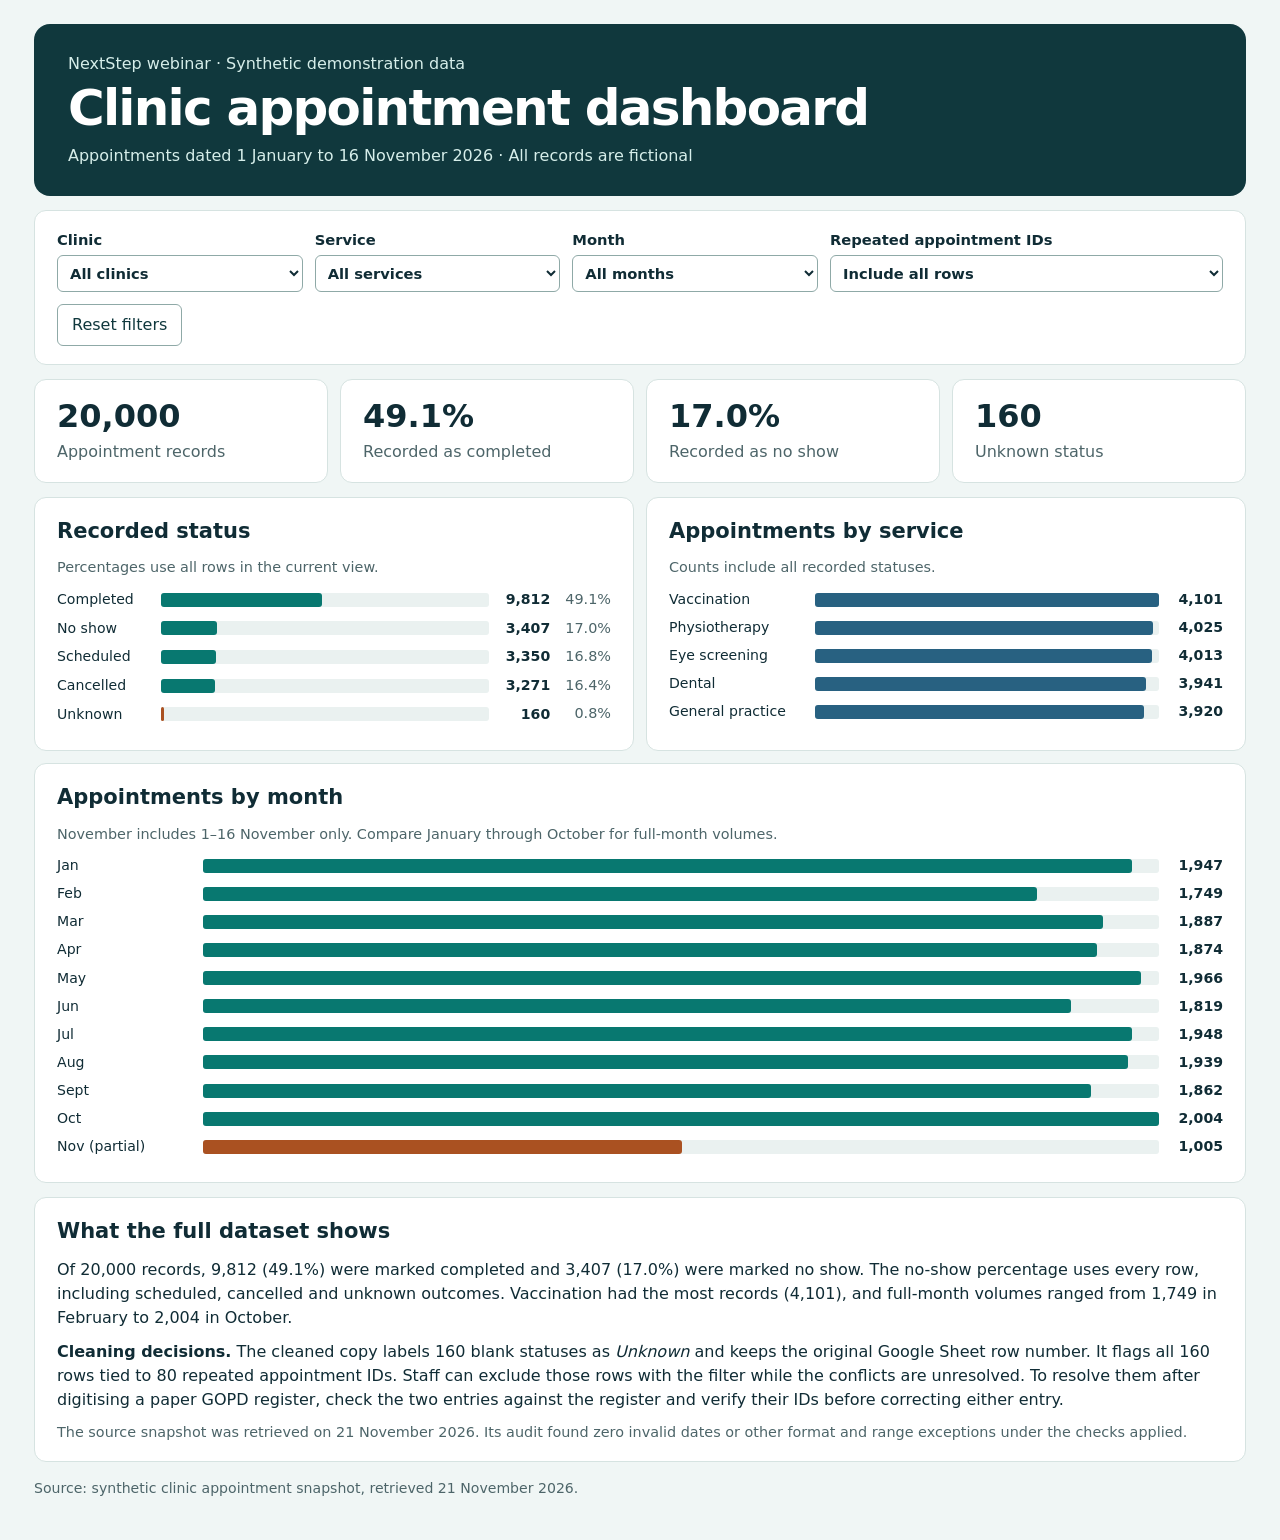
<file: index.html>
<!doctype html>
<html lang="en">
<head><meta charset="utf-8"><meta name="viewport" content="width=device-width, initial-scale=1">
<title>Clinic appointment dashboard | NextStep</title>
<style>
:root{--ink:#102c35;--muted:#4d6569;--line:#d6e3e1;--teal:#087870;--blue:#286181;--paper:#f0f6f5}
*{box-sizing:border-box}body{margin:0;background:var(--paper);color:var(--ink);font:16px/1.5 system-ui,sans-serif}main{max-width:1260px;margin:auto;padding:24px}
header{background:#10383d;color:#fff;padding:28px 34px;border-radius:16px}header p{color:#d6eeea;margin:0}h1{margin:4px 0 8px;font-size:clamp(30px,5vw,50px);line-height:1.12;letter-spacing:-.035em}h2{margin:0 0 10px;font-size:21px}p{margin:0 0 10px}.muted{color:var(--muted);font-size:.9rem}
.filters,.tiles,.charts{display:grid;gap:12px;margin-top:14px}.filters{grid-template-columns:1fr 1fr 1fr 1.6fr;align-items:end}.tiles{grid-template-columns:repeat(4,1fr)}.charts{grid-template-columns:1fr 1fr}.span{grid-column:1/-1}.panel,.tile{padding:18px 22px;border:1px solid var(--line);background:white;border-radius:12px}.tile strong{display:block;font-size:32px;line-height:1.15;font-variant-numeric:tabular-nums}.tile span{display:block;margin-top:5px;color:var(--muted)}
label{display:grid;gap:4px;font-weight:650;font-size:.92rem}select{max-width:100%;padding:8px;font:inherit;color:var(--ink);background:white;border:1px solid #8fa9a7;border-radius:6px}.row{display:grid;grid-template-columns:8.6rem minmax(0,1fr) 3.5rem;gap:8px;align-items:center;margin:7px 0;font-size:.88rem}.status .row{grid-template-columns:6rem minmax(0,1fr) 3.3rem 3.3rem}.track{background:#eaf1f0;border-radius:3px}.bar{height:14px;background:var(--teal);border-radius:3px}.bar.partial,.bar.unknown{background:#aa5121}.bar.service{background:var(--blue)}.number{text-align:right;font-variant-numeric:tabular-nums}.guide{margin-top:14px}.guide p:last-child{margin-bottom:0}a{color:#075d57}footer{padding:16px 0;font-size:.88rem;color:var(--muted)}
@media(max-width:820px){.tiles{grid-template-columns:1fr 1fr}.charts{grid-template-columns:1fr}.filters{grid-template-columns:1fr 1fr}.filters label:last-child{grid-column:1/-1}}@media(max-width:450px){main{padding:10px}header,.panel,.tile{padding:14px}.row{grid-template-columns:7.8rem minmax(0,1fr) 3.1rem}.status .row{grid-template-columns:5rem minmax(0,1fr) 3rem 3rem}}
</style></head>
<body><main>
<header><p>NextStep webinar · Synthetic demonstration data</p><h1>Clinic appointment dashboard</h1><p>Appointments dated 1 January to 16 November 2026 · All records are fictional</p></header>
<section class="panel filters" aria-label="Dashboard filters">
<label>Clinic<select id="clinic"><option value="">All clinics</option></select></label>
<label>Service<select id="service"><option value="">All services</option></select></label>
<label>Month<select id="month"><option value="">All months</option></select></label><label>Repeated appointment IDs<select id="scope"><option value="">Include all rows</option><option value="0">Exclude every row with a repeated ID</option></select></label>
<button id="reset" style="width:max-content;padding:8px 14px;background:#fff;color:#10383d;border:1px solid #8fa9a7;border-radius:6px;font:inherit;cursor:pointer">Reset filters</button></section>
<section class="tiles" aria-label="Summary of filtered appointment records" aria-live="polite">
<div class="tile"><strong id="total">20,000</strong><span>Appointment records</span></div>
<div class="tile"><strong id="completed">49.1%</strong><span>Recorded as completed</span></div>
<div class="tile"><strong id="noshow">17.0%</strong><span>Recorded as no show</span></div>
<div class="tile"><strong id="unknown">160</strong><span>Unknown status</span></div>
</section>
<div class="charts">
<section class="panel status"><h2>Recorded status</h2><p class="muted">Percentages use all rows in the current view.</p><div id="status"></div></section>
<section class="panel"><h2>Appointments by service</h2><p class="muted">Counts include all recorded statuses.</p><div id="services"></div></section>
<section class="panel span"><h2>Appointments by month</h2><p class="muted">November includes 1–16 November only. Compare January through October for full-month volumes.</p><div id="monthly"></div></section>
</div>
<section class="panel guide"><h2>What the full dataset shows</h2>
<p>Of 20,000 records, 9,812 (49.1%) were marked completed and 3,407 (17.0%) were marked no show. The no-show percentage uses every row, including scheduled, cancelled and unknown outcomes. Vaccination had the most records (4,101), and full-month volumes ranged from 1,749 in February to 2,004 in October.</p>
<p><strong>Cleaning decisions.</strong> The cleaned copy labels 160 blank statuses as <em>Unknown</em> and keeps the original Google Sheet row number. It flags all 160 rows tied to 80 repeated appointment IDs. Staff can exclude those rows with the filter while the conflicts are unresolved. To resolve them after digitising a paper GOPD register, check the two entries against the register and verify their IDs before correcting either entry.</p>
<p class="muted">The source snapshot was retrieved on 21 November 2026. Its audit found zero invalid dates or other format and range exceptions under the checks applied.</p></section>
<footer>Source: synthetic clinic appointment snapshot, retrieved 21 November 2026.</footer>
</main>
<script>
const data = [["CL-03","2026-06","Eye screening","0",[18,4,5,7,0]],["CL-01","2026-05","Eye screening","0",[17,5,5,4,0]],["CL-04","2026-03","Physiotherapy","0",[18,2,5,5,0]],["CL-09","2026-07","Vaccination","0",[16,8,9,7,0]],["CL-03","2026-10","General practice","0",[16,7,9,3,0]],["CL-11","2026-04","Eye screening","0",[14,7,6,3,0]],["CL-05","2026-02","Physiotherapy","0",[13,7,4,2,0]],["CL-02","2026-05","Physiotherapy","0",[23,3,1,5,0]],["CL-05","2026-10","Eye screening","0",[27,9,5,5,0]],["CL-09","2026-05","General practice","0",[19,6,9,7,0]],["CL-04","2026-06","Vaccination","0",[10,3,5,7,0]],["CL-02","2026-03","Vaccination","0",[17,2,3,5,0]],["CL-09","2026-03","General practice","0",[25,4,8,7,1]],["CL-08","2026-05","General practice","0",[16,7,5,10,0]],["CL-10","2026-11","Physiotherapy","0",[13,3,3,5,0]],["CL-09","2026-06","Eye screening","0",[24,6,4,6,0]],["CL-06","2026-01","Physiotherapy","0",[20,5,9,5,0]],["CL-05","2026-02","Vaccination","0",[15,6,3,5,2]],["CL-04","2026-09","General practice","0",[13,4,7,9,0]],["CL-10","2026-02","Vaccination","0",[11,3,4,8,1]],["CL-10","2026-08","Vaccination","0",[16,4,3,5,0]],["CL-08","2026-08","Dental","0",[18,9,11,5,0]],["CL-06","2026-08","Eye screening","0",[13,5,4,6,0]],["CL-03","2026-07","Vaccination","0",[17,4,5,5,1]],["CL-10","2026-04","Dental","0",[11,7,3,5,0]],["CL-06","2026-03","Eye screening","0",[16,5,3,7,0]],["CL-06","2026-04","Vaccination","0",[16,12,5,9,0]],["CL-02","2026-05","Eye screening","0",[13,7,9,6,0]],["CL-10","2026-06","Dental","0",[13,3,5,5,0]],["CL-11","2026-08","Physiotherapy","0",[18,6,5,7,0]],["CL-03","2026-10","Dental","0",[9,5,7,8,0]],["CL-01","2026-10","Vaccination","0",[18,8,6,4,0]],["CL-11","2026-01","Eye screening","0",[9,5,7,8,0]],["CL-12","2026-11","Physiotherapy","0",[8,2,2,1,0]],["CL-03","2026-08","Dental","0",[21,6,7,5,1]],["CL-10","2026-06","General practice","0",[13,4,5,3,0]],["CL-04","2026-03","Eye screening","0",[13,2,5,5,0]],["CL-02","2026-07","General practice","0",[13,5,6,4,0]],["CL-02","2026-01","Dental","0",[11,5,10,2,0]],["CL-06","2026-11","Dental","0",[9,2,5,0,0]],["CL-02","2026-08","Physiotherapy","0",[14,4,5,5,0]],["CL-10","2026-04","Vaccination","0",[20,4,4,3,0]],["CL-04","2026-10","Eye screening","0",[21,7,3,7,0]],["CL-06","2026-07","Physiotherapy","0",[20,6,8,7,1]],["CL-03","2026-01","Vaccination","0",[10,6,6,7,1]],["CL-04","2026-08","General practice","0",[13,7,2,8,0]],["CL-03","2026-06","Vaccination","0",[16,8,9,4,0]],["CL-09","2026-01","Eye screening","0",[22,6,7,5,0]],["CL-05","2026-04","Vaccination","0",[12,4,2,4,0]],["CL-03","2026-09","Physiotherapy","0",[17,9,3,5,0]],["CL-08","2026-03","Eye screening","0",[18,7,10,5,0]],["CL-12","2026-03","General practice","0",[17,4,2,4,1]],["CL-05","2026-01","General practice","0",[12,7,5,6,0]],["CL-03","2026-05","Vaccination","0",[12,8,7,1,0]],["CL-11","2026-06","Eye screening","0",[14,4,9,6,0]],["CL-03","2026-07","General practice","0",[17,3,4,10,0]],["CL-08","2026-05","Eye screening","0",[17,12,4,7,0]],["CL-08","2026-06","Eye screening","0",[14,4,6,2,0]],["CL-04","2026-05","Eye screening","0",[21,3,3,6,0]],["CL-05","2026-01","Dental","0",[13,4,2,9,0]],["CL-01","2026-06","General practice","0",[17,8,5,5,0]],["CL-01","2026-02","Physiotherapy","0",[10,6,5,7,0]],["CL-08","2026-01","Physiotherapy","0",[16,6,7,7,0]],["CL-09","2026-01","Dental","0",[12,7,4,6,1]],["CL-08","2026-08","Eye screening","0",[23,5,5,9,0]],["CL-01","2026-06","Vaccination","0",[16,5,5,5,0]],["CL-06","2026-07","Eye screening","0",[12,7,5,2,0]],["CL-08","2026-05","Dental","0",[17,5,4,9,0]],["CL-08","2026-02","Dental","0",[18,6,6,3,0]],["CL-07","2026-10","General practice","0",[21,2,2,6,0]],["CL-09","2026-07","Physiotherapy","0",[17,8,5,6,0]],["CL-01","2026-04","Eye screening","0",[16,5,5,4,0]],["CL-11","2026-05","General practice","0",[13,7,5,5,0]],["CL-11","2026-03","General practice","0",[18,4,3,3,0]],["CL-12","2026-09","General practice","0",[17,5,9,10,0]],["CL-12","2026-01","Physiotherapy","0",[10,6,7,4,0]],["CL-02","2026-10","Vaccination","0",[13,7,2,4,0]],["CL-04","2026-04","Dental","0",[17,6,4,3,0]],["CL-01","2026-04","General practice","0",[12,3,1,4,0]],["CL-09","2026-06","Physiotherapy","0",[9,4,4,5,0]],["CL-10","2026-01","General practice","0",[15,4,2,6,0]],["CL-01","2026-08","Dental","0",[12,7,7,8,0]],["CL-08","2026-03","Physiotherapy","0",[11,4,11,4,1]],["CL-06","2026-10","Physiotherapy","0",[14,7,6,2,0]],["CL-11","2026-04","Vaccination","0",[12,7,1,4,0]],["CL-01","2026-10","Dental","0",[19,10,8,7,0]],["CL-02","2026-03","Eye screening","0",[15,5,4,4,0]],["CL-12","2026-02","Eye screening","0",[18,3,4,5,0]],["CL-11","2026-06","Dental","0",[20,5,4,5,0]],["CL-04","2026-01","Dental","0",[16,8,9,9,0]],["CL-07","2026-06","General practice","0",[14,4,6,3,0]],["CL-08","2026-06","General practice","0",[12,4,2,5,0]],["CL-06","2026-06","Eye screening","0",[16,2,5,5,0]],["CL-01","2026-01","General practice","0",[16,12,3,7,1]],["CL-06","2026-09","Eye screening","0",[15,5,5,8,0]],["CL-01","2026-09","General practice","0",[21,5,9,7,0]],["CL-06","2026-08","General practice","0",[14,5,1,4,0]],["CL-08","2026-11","Eye screening","0",[7,5,3,1,0]],["CL-12","2026-08","Dental","0",[19,3,2,7,0]],["CL-08","2026-08","General practice","0",[14,14,5,4,0]],["CL-01","2026-07","General practice","0",[18,2,11,1,0]],["CL-03","2026-02","Eye screening","0",[13,6,2,5,0]],["CL-05","2026-02","General practice","0",[17,5,4,7,0]],["CL-11","2026-03","Eye screening","0",[10,9,10,4,0]],["CL-01","2026-03","Eye screening","0",[12,5,6,2,0]],["CL-02","2026-04","Physiotherapy","0",[18,3,9,3,0]],["CL-05","2026-09","Eye screening","0",[12,5,3,9,0]],["CL-04","2026-08","Dental","0",[19,8,7,4,1]],["CL-02","2026-04","General practice","0",[14,8,3,2,0]],["CL-06","2026-08","Physiotherapy","0",[14,5,7,7,0]],["CL-09","2026-07","Eye screening","0",[16,2,6,2,1]],["CL-01","2026-10","General practice","0",[16,6,7,10,0]],["CL-03","2026-02","Vaccination","0",[15,8,8,5,0]],["CL-07","2026-05","General practice","0",[20,5,5,6,0]],["CL-07","2026-06","Vaccination","0",[22,4,7,6,0]],["CL-11","2026-06","Physiotherapy","0",[20,3,3,2,0]],["CL-06","2026-04","Eye screening","0",[11,2,5,2,0]],["CL-01","2026-05","Dental","0",[16,7,2,6,0]],["CL-05","2026-08","Vaccination","0",[16,4,5,5,1]],["CL-01","2026-03","Vaccination","0",[15,10,1,8,0]],["CL-09","2026-03","Vaccination","0",[17,2,6,5,0]],["CL-06","2026-01","Vaccination","0",[24,6,12,7,0]],["CL-05","2026-10","Physiotherapy","0",[18,10,6,7,0]],["CL-05","2026-08","Physiotherapy","0",[11,1,1,5,0]],["CL-07","2026-03","Eye screening","0",[20,4,6,5,0]],["CL-10","2026-06","Physiotherapy","0",[15,8,3,11,0]],["CL-09","2026-06","Vaccination","0",[21,3,2,8,0]],["CL-07","2026-09","General practice","0",[17,3,5,5,0]],["CL-02","2026-09","Eye screening","0",[12,2,2,5,1]],["CL-03","2026-07","Eye screening","0",[13,7,4,4,0]],["CL-03","2026-10","Vaccination","0",[16,4,3,6,0]],["CL-04","2026-05","Dental","0",[23,2,10,7,0]],["CL-02","2026-02","Eye screening","0",[19,5,3,5,2]],["CL-08","2026-08","Physiotherapy","0",[17,9,7,5,0]],["CL-10","2026-07","Dental","0",[13,7,2,7,0]],["CL-12","2026-01","Vaccination","0",[19,6,5,5,0]],["CL-08","2026-06","Vaccination","0",[15,6,7,4,0]],["CL-05","2026-04","Eye screening","0",[21,4,7,5,0]],["CL-03","2026-01","Physiotherapy","0",[11,11,4,8,0]],["CL-01","2026-09","Dental","0",[9,5,2,6,0]],["CL-04","2026-02","Vaccination","0",[11,8,7,2,0]],["CL-01","2026-04","Dental","0",[18,8,10,10,0]],["CL-02","2026-11","Vaccination","0",[13,1,2,2,0]],["CL-11","2026-06","Vaccination","0",[16,5,3,5,1]],["CL-11","2026-07","Dental","0",[10,7,6,4,0]],["CL-04","2026-04","General practice","0",[14,3,4,5,0]],["CL-10","2026-10","General practice","0",[15,1,5,10,0]],["CL-07","2026-01","Dental","0",[15,4,2,11,0]],["CL-10","2026-09","General practice","0",[21,4,5,5,0]],["CL-05","2026-08","General practice","0",[7,3,5,4,0]],["CL-04","2026-09","Eye screening","0",[23,4,11,7,0]],["CL-06","2026-09","General practice","0",[15,4,4,6,0]],["CL-08","2026-09","Physiotherapy","0",[19,7,8,3,0]],["CL-01","2026-01","Eye screening","0",[23,7,5,5,0]],["CL-02","2026-08","Vaccination","0",[20,8,5,5,0]],["CL-01","2026-02","Vaccination","0",[14,5,5,1,1]],["CL-10","2026-07","Vaccination","0",[22,6,6,5,0]],["CL-08","2026-03","General practice","0",[14,5,9,3,0]],["CL-10","2026-08","Eye screening","0",[20,3,9,5,0]],["CL-10","2026-01","Physiotherapy","0",[23,6,5,10,0]],["CL-12","2026-04","Vaccination","0",[15,5,11,2,0]],["CL-08","2026-09","Dental","0",[16,5,7,4,0]],["CL-02","2026-07","Physiotherapy","0",[18,4,7,6,0]],["CL-12","2026-03","Dental","0",[12,5,4,3,0]],["CL-11","2026-10","Vaccination","0",[16,5,7,2,0]],["CL-02","2026-02","Vaccination","0",[15,6,9,6,0]],["CL-06","2026-11","Vaccination","0",[10,1,5,2,0]],["CL-06","2026-06","General practice","0",[12,5,4,4,0]],["CL-12","2026-05","Vaccination","0",[18,10,11,6,0]],["CL-09","2026-02","Eye screening","0",[16,10,3,4,0]],["CL-12","2026-03","Vaccination","0",[17,4,2,2,0]],["CL-12","2026-05","Eye screening","0",[13,4,6,10,0]],["CL-03","2026-06","Dental","0",[17,4,5,8,0]],["CL-06","2026-10","General practice","0",[20,6,7,2,0]],["CL-07","2026-10","Vaccination","0",[19,8,8,7,1]],["CL-05","2026-01","Vaccination","0",[17,8,7,5,0]],["CL-01","2026-08","General practice","0",[15,9,2,6,0]],["CL-09","2026-08","Vaccination","0",[13,7,8,7,0]],["CL-01","2026-11","Physiotherapy","0",[12,0,5,1,0]],["CL-02","2026-03","Dental","0",[15,9,5,9,0]],["CL-11","2026-11","General practice","0",[10,4,1,5,1]],["CL-07","2026-06","Eye screening","0",[12,3,4,4,0]],["CL-01","2026-10","Physiotherapy","0",[19,5,3,7,0]],["CL-09","2026-04","Dental","0",[16,3,3,2,0]],["CL-07","2026-02","Eye screening","0",[13,3,5,5,1]],["CL-04","2026-03","Vaccination","0",[13,7,7,8,1]],["CL-10","2026-03","Vaccination","0",[17,3,9,7,0]],["CL-10","2026-05","Dental","0",[12,3,6,3,0]],["CL-02","2026-04","Dental","0",[17,6,1,2,0]],["CL-03","2026-04","General practice","0",[12,4,9,6,0]],["CL-02","2026-09","General practice","0",[16,5,3,4,0]],["CL-02","2026-10","Dental","0",[13,7,8,5,0]],["CL-02","2026-09","Physiotherapy","0",[20,5,2,3,0]],["CL-06","2026-05","Physiotherapy","0",[12,6,5,5,0]],["CL-04","2026-04","Eye screening","0",[16,8,7,2,0]],["CL-09","2026-02","Physiotherapy","0",[8,10,4,5,0]],["CL-04","2026-08","Physiotherapy","0",[22,4,6,6,0]],["CL-10","2026-05","Vaccination","0",[11,4,3,7,0]],["CL-10","2026-03","General practice","0",[14,3,2,2,0]],["CL-07","2026-10","Eye screening","0",[17,11,5,4,0]],["CL-04","2026-02","Physiotherapy","0",[11,3,3,1,0]],["CL-08","2026-07","Dental","0",[14,6,5,4,0]],["CL-06","2026-04","General practice","0",[12,4,6,6,1]],["CL-05","2026-09","Dental","0",[14,4,7,6,1]],["CL-09","2026-08","General practice","0",[18,3,5,11,0]],["CL-04","2026-07","General practice","0",[20,4,7,4,0]],["CL-02","2026-03","General practice","0",[16,5,13,2,0]],["CL-03","2026-08","General practice","0",[17,4,3,5,0]],["CL-11","2026-01","Dental","0",[18,5,5,8,0]],["CL-08","2026-10","Physiotherapy","0",[12,7,3,1,0]],["CL-02","2026-01","Dental","1",[0,0,0,1,0]],["CL-04","2026-10","Physiotherapy","1",[0,0,0,0,1]],["CL-02","2026-05","Vaccination","0",[13,5,9,4,0]],["CL-07","2026-02","Physiotherapy","0",[13,4,4,2,0]],["CL-10","2026-05","General practice","0",[17,5,4,4,0]],["CL-02","2026-06","Dental","0",[15,2,5,8,0]],["CL-07","2026-08","Physiotherapy","0",[18,5,11,7,0]],["CL-01","2026-03","Dental","0",[12,8,2,3,0]],["CL-05","2026-05","Physiotherapy","0",[6,8,9,6,0]],["CL-11","2026-09","General practice","0",[25,6,6,5,0]],["CL-08","2026-07","Physiotherapy","0",[20,5,4,9,0]],["CL-05","2026-06","Physiotherapy","0",[16,6,8,6,1]],["CL-06","2026-09","Physiotherapy","0",[14,3,4,2,1]],["CL-12","2026-07","Eye screening","0",[18,7,6,9,1]],["CL-06","2026-04","Physiotherapy","0",[11,4,8,6,0]],["CL-07","2026-10","Dental","0",[14,5,5,6,1]],["CL-01","2026-02","Dental","0",[11,6,3,4,0]],["CL-07","2026-07","Dental","0",[14,4,5,3,0]],["CL-05","2026-03","Eye screening","0",[14,2,5,6,0]],["CL-04","2026-10","Vaccination","0",[14,5,5,4,0]],["CL-12","2026-07","Vaccination","0",[19,5,4,6,0]],["CL-12","2026-04","General practice","0",[9,5,8,8,0]],["CL-12","2026-02","General practice","0",[9,6,7,1,1]],["CL-04","2026-05","Vaccination","0",[18,7,9,2,0]],["CL-04","2026-05","General practice","0",[19,4,3,4,0]],["CL-08","2026-11","Vaccination","0",[11,7,5,3,0]],["CL-01","2026-03","Physiotherapy","0",[21,7,8,3,0]],["CL-09","2026-04","Physiotherapy","0",[22,3,6,8,0]],["CL-12","2026-10","General practice","0",[24,10,7,8,0]],["CL-03","2026-06","Physiotherapy","0",[13,7,5,10,0]],["CL-12","2026-05","Physiotherapy","0",[17,9,3,5,0]],["CL-11","2026-07","Vaccination","0",[21,3,6,8,0]],["CL-03","2026-08","Vaccination","0",[20,8,8,4,0]],["CL-05","2026-02","Eye screening","0",[15,1,4,2,0]],["CL-11","2026-10","Eye screening","0",[17,1,6,11,0]],["CL-11","2026-08","Vaccination","0",[8,6,7,7,1]],["CL-08","2026-01","Dental","0",[13,6,7,6,0]],["CL-03","2026-01","Dental","0",[14,3,5,8,0]],["CL-08","2026-05","Vaccination","0",[15,9,8,6,0]],["CL-03","2026-11","Dental","0",[12,3,2,5,0]],["CL-12","2026-10","Physiotherapy","0",[17,3,1,8,0]],["CL-05","2026-09","General practice","0",[11,4,4,12,0]],["CL-01","2026-11","General practice","0",[9,1,1,3,0]],["CL-05","2026-05","General practice","0",[17,4,6,2,0]],["CL-03","2026-04","Physiotherapy","0",[15,7,7,5,0]],["CL-09","2026-10","Vaccination","0",[26,6,2,4,0]],["CL-06","2026-02","Vaccination","0",[11,10,7,5,0]],["CL-08","2026-06","Dental","0",[16,4,8,5,0]],["CL-11","2026-06","General practice","0",[13,5,6,6,0]],["CL-11","2026-05","Eye screening","0",[21,5,4,5,1]],["CL-11","2026-01","General practice","0",[13,4,2,8,0]],["CL-07","2026-04","Dental","0",[17,3,6,4,0]],["CL-01","2026-01","Dental","0",[11,3,4,3,0]],["CL-11","2026-07","Physiotherapy","0",[18,7,7,4,0]],["CL-10","2026-03","Physiotherapy","0",[21,4,5,7,1]],["CL-07","2026-08","Dental","0",[19,8,7,3,0]],["CL-09","2026-05","Dental","0",[14,3,5,4,0]],["CL-02","2026-04","Vaccination","0",[18,1,5,6,0]],["CL-04","2026-01","Vaccination","0",[32,11,4,4,1]],["CL-08","2026-10","Eye screening","0",[12,9,7,8,1]],["CL-05","2026-11","Eye screening","0",[10,6,2,2,0]],["CL-10","2026-08","General practice","0",[14,7,5,5,0]],["CL-01","2026-01","Vaccination","0",[16,5,8,2,0]],["CL-03","2026-02","Physiotherapy","0",[12,9,2,6,1]],["CL-12","2026-02","Dental","0",[14,5,3,4,0]],["CL-04","2026-11","Vaccination","0",[16,2,2,4,0]],["CL-03","2026-02","Dental","0",[17,1,6,5,0]],["CL-04","2026-07","Vaccination","0",[13,1,4,8,0]],["CL-11","2026-04","Physiotherapy","0",[16,11,6,4,0]],["CL-02","2026-02","Physiotherapy","0",[14,7,9,4,0]],["CL-07","2026-09","Eye screening","0",[15,4,6,4,0]],["CL-08","2026-10","Vaccination","0",[13,3,6,3,0]],["CL-08","2026-05","Physiotherapy","0",[16,9,6,3,0]],["CL-02","2026-07","Dental","0",[23,6,3,3,0]],["CL-07","2026-01","General practice","0",[13,9,5,5,0]],["CL-12","2026-06","Vaccination","0",[21,5,1,5,0]],["CL-07","2026-02","Vaccination","0",[21,3,7,6,0]],["CL-07","2026-07","Physiotherapy","0",[12,9,5,3,0]],["CL-12","2026-06","Physiotherapy","0",[14,7,2,2,0]],["CL-05","2026-07","Dental","0",[16,6,8,3,0]],["CL-11","2026-09","Vaccination","0",[11,4,5,6,0]],["CL-10","2026-02","Eye screening","0",[16,4,5,4,0]],["CL-11","2026-02","Dental","0",[19,7,5,3,0]],["CL-05","2026-06","Dental","0",[19,6,3,6,0]],["CL-01","2026-05","Vaccination","0",[15,3,6,8,0]],["CL-01","2026-03","General practice","0",[9,3,7,4,0]],["CL-03","2026-05","Physiotherapy","0",[16,5,3,4,0]],["CL-11","2026-10","Physiotherapy","0",[14,8,11,6,0]],["CL-07","2026-09","Vaccination","0",[12,4,2,9,1]],["CL-08","2026-04","General practice","0",[12,7,4,4,1]],["CL-10","2026-11","Dental","0",[3,6,4,4,0]],["CL-03","2026-05","Eye screening","0",[19,5,4,3,0]],["CL-10","2026-06","Vaccination","0",[15,4,3,3,0]],["CL-01","2026-09","Vaccination","0",[19,3,6,7,0]],["CL-04","2026-03","Dental","0",[19,3,1,9,0]],["CL-03","2026-07","Physiotherapy","0",[11,4,9,4,0]],["CL-04","2026-06","General practice","0",[19,6,6,5,0]],["CL-09","2026-09","Physiotherapy","0",[17,2,5,3,0]],["CL-07","2026-04","Vaccination","0",[12,1,6,5,0]],["CL-05","2026-03","Vaccination","0",[14,4,5,9,0]],["CL-10","2026-10","Vaccination","0",[15,5,4,4,1]],["CL-02","2026-03","Physiotherapy","0",[17,6,10,2,0]],["CL-02","2026-02","Dental","0",[20,6,2,2,0]],["CL-05","2026-05","Vaccination","0",[17,10,9,3,0]],["CL-04","2026-06","Physiotherapy","0",[15,3,3,5,0]],["CL-06","2026-11","General practice","0",[5,3,3,1,0]],["CL-03","2026-08","Eye screening","0",[21,6,5,4,0]],["CL-04","2026-04","Physiotherapy","0",[15,2,7,12,0]],["CL-07","2026-01","Vaccination","0",[21,5,3,5,0]],["CL-10","2026-10","Physiotherapy","0",[13,4,6,6,0]],["CL-03","2026-01","Eye screening","0",[25,2,4,4,0]],["CL-07","2026-08","Vaccination","0",[13,12,11,4,0]],["CL-09","2026-06","General practice","0",[15,0,3,2,0]],["CL-02","2026-06","Physiotherapy","0",[15,1,4,4,0]],["CL-05","2026-01","Eye screening","0",[9,5,5,7,0]],["CL-01","2026-04","Physiotherapy","0",[18,2,7,6,0]],["CL-05","2026-05","Eye screening","0",[12,4,10,8,0]],["CL-04","2026-11","General practice","0",[8,3,3,2,0]],["CL-06","2026-01","Dental","0",[12,7,9,3,0]],["CL-08","2026-02","Physiotherapy","0",[17,9,4,4,0]],["CL-06","2026-03","Vaccination","0",[15,7,5,3,0]],["CL-05","2026-10","General practice","0",[11,5,1,5,0]],["CL-08","2026-07","Vaccination","0",[18,9,5,5,0]],["CL-11","2026-09","Eye screening","0",[11,6,8,5,0]],["CL-03","2026-03","Dental","0",[8,6,6,5,0]],["CL-10","2026-01","Eye screening","0",[14,0,8,9,0]],["CL-09","2026-04","Vaccination","0",[20,5,6,5,0]],["CL-04","2026-06","Eye screening","0",[10,6,0,3,2]],["CL-09","2026-10","General practice","0",[20,10,7,6,0]],["CL-09","2026-05","Eye screening","0",[16,11,7,3,0]],["CL-03","2026-09","Vaccination","0",[19,8,2,3,0]],["CL-11","2026-08","Dental","0",[13,2,6,5,0]],["CL-03","2026-10","Eye screening","0",[22,6,3,7,0]],["CL-07","2026-11","Eye screening","0",[4,0,3,4,0]],["CL-09","2026-06","Dental","0",[13,5,4,5,0]],["CL-05","2026-03","Dental","0",[18,6,11,2,0]],["CL-02","2026-08","General practice","0",[11,5,6,6,0]],["CL-05","2026-08","Eye screening","0",[10,8,4,6,0]],["CL-12","2026-04","Dental","0",[13,6,5,4,0]],["CL-01","2026-07","Vaccination","0",[14,10,8,8,0]],["CL-12","2026-08","General practice","0",[12,3,6,5,0]],["CL-06","2026-10","Eye screening","1",[1,0,0,0,0]],["CL-09","2026-06","Dental","1",[0,0,0,0,1]],["CL-12","2026-06","Eye screening","0",[12,7,8,3,0]],["CL-02","2026-09","Vaccination","0",[21,9,4,6,0]],["CL-06","2026-08","Vaccination","0",[16,3,3,8,0]],["CL-07","2026-07","Vaccination","0",[25,6,5,5,0]],["CL-04","2026-11","Eye screening","0",[6,4,4,7,1]],["CL-06","2026-05","Dental","0",[12,5,6,5,0]],["CL-02","2026-05","General practice","0",[16,4,6,7,1]],["CL-07","2026-04","Physiotherapy","0",[18,5,4,8,0]],["CL-11","2026-03","Physiotherapy","0",[26,4,7,6,0]],["CL-02","2026-10","Physiotherapy","0",[13,9,7,6,0]],["CL-02","2026-06","Eye screening","0",[22,7,4,6,0]],["CL-05","2026-05","Dental","0",[18,10,3,4,0]],["CL-11","2026-03","Vaccination","0",[11,4,3,1,0]],["CL-07","2026-04","Eye screening","0",[16,5,6,3,1]],["CL-09","2026-09","Eye screening","0",[24,5,6,2,0]],["CL-06","2026-01","General practice","0",[16,6,6,6,0]],["CL-04","2026-01","Eye screening","0",[16,5,6,2,0]],["CL-02","2026-08","Dental","0",[19,6,8,7,0]],["CL-03","2026-03","Vaccination","0",[12,4,4,3,0]],["CL-08","2026-09","Vaccination","0",[15,10,4,11,0]],["CL-01","2026-07","Physiotherapy","0",[18,6,4,5,1]],["CL-01","2026-09","Eye screening","0",[15,6,5,8,0]],["CL-07","2026-07","General practice","0",[18,7,6,5,0]],["CL-05","2026-06","General practice","0",[12,6,4,0,0]],["CL-05","2026-07","Vaccination","0",[21,3,4,8,0]],["CL-08","2026-11","General practice","0",[7,1,5,3,0]],["CL-12","2026-08","Vaccination","0",[12,9,8,1,1]],["CL-12","2026-07","Physiotherapy","0",[24,5,4,2,1]],["CL-09","2026-02","Vaccination","0",[15,4,2,6,0]],["CL-11","2026-10","General practice","0",[19,2,5,6,0]],["CL-05","2026-03","Physiotherapy","0",[14,7,7,5,0]],["CL-10","2026-02","General practice","0",[15,6,7,9,0]],["CL-11","2026-11","Eye screening","0",[6,5,1,3,0]],["CL-05","2026-04","Dental","0",[17,3,2,2,0]],["CL-08","2026-04","Physiotherapy","0",[18,2,8,5,0]],["CL-10","2026-10","Eye screening","0",[20,6,6,1,0]],["CL-04","2026-07","Physiotherapy","0",[9,4,8,6,0]],["CL-07","2026-06","Physiotherapy","0",[12,5,4,10,0]],["CL-12","2026-03","Eye screening","0",[14,4,9,2,0]],["CL-05","2026-03","General practice","0",[14,5,3,5,0]],["CL-06","2026-09","Dental","0",[12,6,9,4,0]],["CL-01","2026-08","Physiotherapy","0",[14,2,4,13,0]],["CL-07","2026-03","General practice","0",[19,5,8,5,0]],["CL-12","2026-07","General practice","0",[14,5,6,7,0]],["CL-11","2026-07","Eye screening","0",[6,5,4,7,0]],["CL-11","2026-05","Physiotherapy","0",[17,6,5,6,0]],["CL-06","2026-03","General practice","0",[18,8,3,3,0]],["CL-05","2026-10","Vaccination","0",[18,6,2,6,0]],["CL-08","2026-04","Dental","0",[19,8,6,1,0]],["CL-05","2026-10","Dental","0",[15,8,5,7,0]],["CL-10","2026-01","Vaccination","0",[15,3,8,7,1]],["CL-12","2026-07","Dental","0",[12,3,6,3,0]],["CL-12","2026-08","Eye screening","0",[22,3,3,6,1]],["CL-08","2026-10","Dental","0",[18,5,6,3,2]],["CL-03","2026-03","Eye screening","0",[12,5,6,8,0]],["CL-10","2026-05","Physiotherapy","0",[16,6,4,11,0]],["CL-11","2026-04","Dental","0",[11,11,2,4,0]],["CL-04","2026-06","Dental","0",[11,6,4,3,0]],["CL-12","2026-05","Dental","0",[17,6,2,5,0]],["CL-08","2026-02","Vaccination","0",[14,3,7,2,0]],["CL-07","2026-11","General practice","0",[6,3,4,3,0]],["CL-07","2026-07","Eye screening","0",[18,8,6,6,0]],["CL-10","2026-09","Vaccination","0",[18,5,6,8,0]],["CL-09","2026-03","Physiotherapy","0",[7,5,3,4,0]],["CL-06","2026-08","Dental","0",[7,4,4,11,0]],["CL-11","2026-08","Eye screening","0",[16,7,3,7,0]],["CL-12","2026-09","Dental","0",[15,6,8,4,0]],["CL-02","2026-01","Physiotherapy","0",[16,5,5,4,0]],["CL-12","2026-01","General practice","0",[16,6,7,5,0]],["CL-08","2026-10","General practice","0",[12,4,6,8,0]],["CL-04","2026-01","General practice","0",[18,2,5,9,1]],["CL-10","2026-04","Eye screening","0",[15,7,12,6,1]],["CL-02","2026-01","General practice","0",[14,8,3,4,0]],["CL-05","2026-09","Vaccination","0",[14,5,6,4,0]],["CL-01","2026-07","Eye screening","0",[13,7,5,5,0]],["CL-09","2026-03","Dental","0",[14,6,9,5,0]],["CL-09","2026-02","General practice","0",[14,2,3,4,0]],["CL-08","2026-04","Eye screening","0",[16,5,5,6,0]],["CL-05","2026-06","Eye screening","0",[25,9,5,4,0]],["CL-05","2026-06","Vaccination","0",[17,10,5,7,0]],["CL-10","2026-03","Dental","0",[24,7,4,3,0]],["CL-06","2026-02","Dental","0",[12,6,0,7,0]],["CL-03","2026-04","Eye screening","0",[21,5,4,6,0]],["CL-09","2026-07","Dental","0",[13,7,8,5,0]],["CL-12","2026-09","Eye screening","0",[15,3,3,1,0]],["CL-12","2026-04","Eye screening","0",[14,6,6,9,1]],["CL-04","2026-05","Physiotherapy","0",[22,6,6,1,0]],["CL-04","2026-10","Physiotherapy","0",[18,4,7,7,0]],["CL-02","2026-01","Vaccination","0",[14,5,5,3,0]],["CL-02","2026-05","Dental","0",[18,7,3,4,0]],["CL-09","2026-08","Physiotherapy","0",[8,5,6,9,0]],["CL-11","2026-01","Physiotherapy","0",[21,8,5,6,0]],["CL-11","2026-05","Vaccination","0",[12,6,7,3,0]],["CL-06","2026-06","Dental","0",[26,6,8,5,0]],["CL-11","2026-02","Physiotherapy","0",[18,3,8,6,1]],["CL-10","2026-02","Dental","0",[13,5,5,4,0]],["CL-09","2026-11","Dental","0",[7,3,1,4,0]],["CL-10","2026-07","Physiotherapy","0",[18,5,9,6,0]],["CL-04","2026-06","Vaccination","1",[0,0,0,1,0]],["CL-08","2026-03","Dental","1",[0,0,0,0,2]],["CL-03","2026-04","Vaccination","0",[14,8,6,6,0]],["CL-12","2026-02","Vaccination","0",[13,5,4,6,1]],["CL-02","2026-04","Eye screening","0",[11,5,7,5,1]],["CL-06","2026-04","Dental","0",[23,5,2,4,0]],["CL-08","2026-06","Physiotherapy","0",[17,9,6,2,0]],["CL-11","2026-11","Dental","0",[7,1,2,3,0]],["CL-12","2026-09","Vaccination","0",[13,4,3,6,1]],["CL-07","2026-03","Physiotherapy","0",[17,5,6,10,0]],["CL-06","2026-07","Vaccination","0",[10,8,8,3,0]],["CL-09","2026-10","Dental","0",[14,9,5,5,0]],["CL-06","2026-05","Vaccination","0",[10,11,4,9,0]],["CL-02","2026-10","Eye screening","0",[12,4,4,5,0]],["CL-11","2026-07","General practice","0",[8,4,3,6,0]],["CL-04","2026-09","Dental","0",[13,8,5,4,0]],["CL-01","2026-07","Dental","0",[19,5,4,6,0]],["CL-10","2026-09","Eye screening","0",[13,4,7,7,0]],["CL-04","2026-10","General practice","0",[14,8,7,4,0]],["CL-12","2026-06","General practice","0",[12,4,2,4,0]],["CL-07","2026-02","General practice","0",[15,4,1,6,0]],["CL-07","2026-09","Physiotherapy","0",[12,7,3,4,0]],["CL-01","2026-10","Eye screening","0",[13,5,4,7,0]],["CL-04","2026-04","Vaccination","0",[14,5,4,8,0]],["CL-09","2026-11","Eye screening","0",[9,3,3,1,0]],["CL-01","2026-02","Eye screening","0",[11,8,6,5,0]],["CL-06","2026-01","Eye screening","0",[15,5,5,8,0]],["CL-06","2026-02","Physiotherapy","0",[9,4,4,6,0]],["CL-08","2026-04","Vaccination","0",[13,2,2,6,0]],["CL-09","2026-10","Eye screening","0",[13,6,6,10,0]],["CL-04","2026-11","Physiotherapy","0",[7,2,4,2,0]],["CL-07","2026-03","Dental","0",[19,2,4,2,1]],["CL-04","2026-03","General practice","0",[21,7,10,4,0]],["CL-10","2026-03","Eye screening","0",[17,2,8,8,0]],["CL-02","2026-11","Dental","0",[11,4,2,4,0]],["CL-06","2026-09","Vaccination","0",[12,9,7,3,0]],["CL-06","2026-10","Dental","0",[16,12,3,6,0]],["CL-04","2026-08","Vaccination","0",[16,5,2,5,0]],["CL-12","2026-09","Physiotherapy","0",[16,5,5,6,0]],["CL-11","2026-08","General practice","0",[17,6,10,4,0]],["CL-10","2026-06","Eye screening","0",[19,10,5,6,0]],["CL-02","2026-11","Physiotherapy","0",[2,3,4,4,0]],["CL-01","2026-11","Eye screening","0",[13,3,2,2,0]],["CL-10","2026-10","Dental","0",[16,3,6,5,0]],["CL-11","2026-09","Dental","0",[17,4,6,9,0]],["CL-03","2026-01","General practice","0",[18,5,4,4,0]],["CL-06","2026-07","Dental","0",[11,4,9,5,0]],["CL-07","2026-04","General practice","0",[25,7,7,3,0]],["CL-11","2026-03","Dental","0",[24,5,4,4,0]],["CL-03","2026-11","Physiotherapy","0",[9,3,5,0,0]],["CL-08","2026-03","Dental","0",[18,6,8,9,0]],["CL-10","2026-04","General practice","0",[15,7,4,2,0]],["CL-01","2026-05","General practice","0",[14,7,8,5,0]],["CL-01","2026-06","Dental","0",[17,3,1,6,0]],["CL-09","2026-05","Vaccination","0",[20,3,3,4,0]],["CL-10","2026-11","Eye screening","0",[6,2,4,2,0]],["CL-08","2026-07","General practice","0",[12,5,3,3,0]],["CL-09","2026-05","Physiotherapy","0",[21,11,5,4,0]],["CL-08","2026-02","General practice","0",[21,5,4,5,0]],["CL-05","2026-11","General practice","0",[4,2,2,1,0]],["CL-05","2026-02","Physiotherapy","1",[0,1,0,0,0]],["CL-08","2026-07","Vaccination","1",[1,0,0,0,2]],["CL-12","2026-04","Physiotherapy","0",[17,4,5,8,1]],["CL-03","2026-06","General practice","0",[19,8,2,2,0]],["CL-11","2026-09","Physiotherapy","0",[9,2,5,5,0]],["CL-09","2026-04","Eye screening","0",[10,6,5,1,0]],["CL-12","2026-05","General practice","0",[14,5,3,7,0]],["CL-03","2026-11","General practice","0",[11,2,3,5,0]],["CL-09","2026-01","Physiotherapy","0",[22,0,4,5,0]],["CL-08","2026-09","General practice","0",[12,10,9,1,0]],["CL-11","2026-02","General practice","0",[18,4,1,4,0]],["CL-11","2026-11","Physiotherapy","0",[9,2,3,3,0]],["CL-06","2026-05","Eye screening","0",[13,2,5,6,0]],["CL-06","2026-02","Eye screening","0",[12,7,3,4,1]],["CL-07","2026-01","Physiotherapy","0",[12,6,5,7,0]],["CL-08","2026-07","Eye screening","0",[19,3,9,5,1]],["CL-10","2026-07","General practice","0",[17,10,10,4,1]],["CL-08","2026-03","Vaccination","0",[15,4,3,8,0]],["CL-02","2026-08","Eye screening","0",[19,7,2,9,0]],["CL-04","2026-07","Dental","0",[8,5,3,4,0]],["CL-04","2026-10","Dental","0",[13,6,4,7,1]],["CL-10","2026-08","Physiotherapy","0",[13,5,2,6,0]],["CL-03","2026-09","Dental","0",[11,4,6,8,0]],["CL-04","2026-02","Eye screening","0",[13,4,5,4,0]],["CL-10","2026-01","Dental","0",[19,3,5,4,0]],["CL-12","2026-10","Vaccination","0",[12,3,6,4,0]],["CL-07","2026-10","Physiotherapy","0",[17,4,14,2,0]],["CL-09","2026-09","Vaccination","0",[24,3,8,7,0]],["CL-02","2026-01","Eye screening","0",[16,5,5,6,1]],["CL-07","2026-11","Physiotherapy","0",[4,2,5,1,0]],["CL-04","2026-09","Physiotherapy","0",[11,5,5,3,0]],["CL-05","2026-09","Physiotherapy","0",[18,6,4,10,0]],["CL-04","2026-08","Eye screening","0",[21,4,2,5,0]],["CL-01","2026-11","Dental","0",[9,3,0,2,1]],["CL-12","2026-01","Dental","0",[10,9,5,4,0]],["CL-03","2026-10","Physiotherapy","0",[14,4,2,6,0]],["CL-11","2026-02","Vaccination","0",[9,6,5,8,0]],["CL-08","2026-08","Vaccination","0",[11,3,7,4,0]],["CL-06","2026-10","Vaccination","0",[14,2,5,1,0]],["CL-02","2026-07","Vaccination","0",[18,3,7,2,0]],["CL-05","2026-11","Physiotherapy","0",[9,4,3,5,0]],["CL-02","2026-06","General practice","0",[14,3,4,3,0]],["CL-10","2026-05","Eye screening","0",[20,6,2,1,2]],["CL-05","2026-08","Dental","0",[18,3,7,10,0]],["CL-01","2026-06","Physiotherapy","0",[15,2,2,4,0]],["CL-03","2026-09","Eye screening","0",[19,3,7,2,0]],["CL-12","2026-11","Eye screening","0",[9,3,3,2,0]],["CL-01","2026-08","Eye screening","0",[13,9,1,8,0]],["CL-06","2026-02","General practice","0",[16,4,4,6,0]],["CL-11","2026-01","Dental","1",[0,0,0,0,1]],["CL-06","2026-10","Eye screening","0",[12,10,5,5,0]],["CL-11","2026-10","Dental","0",[13,5,6,5,2]],["CL-10","2026-02","Physiotherapy","0",[25,3,3,6,0]],["CL-08","2026-02","Eye screening","0",[13,3,2,2,0]],["CL-06","2026-06","Physiotherapy","0",[13,7,7,9,0]],["CL-03","2026-05","Dental","0",[11,3,3,2,0]],["CL-10","2026-08","Dental","0",[11,6,2,5,0]],["CL-01","2026-09","Physiotherapy","0",[14,4,4,4,0]],["CL-07","2026-01","Eye screening","0",[20,0,6,2,0]],["CL-06","2026-11","Eye screening","0",[6,1,4,4,0]],["CL-07","2026-05","Physiotherapy","0",[17,4,2,4,1]],["CL-09","2026-02","Dental","0",[14,7,5,4,0]],["CL-03","2026-04","Dental","0",[14,7,5,1,1]],["CL-04","2026-02","General practice","0",[17,7,4,5,0]],["CL-10","2026-09","Physiotherapy","0",[15,5,3,5,0]],["CL-04","2026-09","Vaccination","0",[15,3,9,3,0]],["CL-11","2026-05","Dental","0",[22,5,3,4,0]],["CL-04","2026-07","Eye screening","0",[11,5,8,3,0]],["CL-05","2026-07","Physiotherapy","0",[14,4,5,4,0]],["CL-05","2026-11","Vaccination","0",[9,5,5,4,0]],["CL-12","2026-01","Eye screening","0",[12,5,4,8,0]],["CL-12","2026-10","Eye screening","0",[12,9,3,6,0]],["CL-04","2026-01","Physiotherapy","0",[21,4,8,3,0]],["CL-05","2026-01","Physiotherapy","0",[14,6,5,3,0]],["CL-05","2026-04","Physiotherapy","0",[12,2,8,6,0]],["CL-06","2026-06","Vaccination","0",[8,4,2,6,0]],["CL-01","2026-02","Dental","1",[0,0,1,0,0]],["CL-08","2026-08","General practice","1",[0,0,0,0,1]],["CL-03","2026-11","Eye screening","0",[11,1,3,3,0]],["CL-12","2026-08","Physiotherapy","0",[12,7,7,5,0]],["CL-11","2026-01","Vaccination","0",[14,5,8,2,0]],["CL-02","2026-06","Vaccination","0",[15,8,7,1,0]],["CL-06","2026-11","Physiotherapy","0",[6,1,5,8,0]],["CL-08","2026-01","Eye screening","0",[13,4,3,4,0]],["CL-08","2026-11","Dental","0",[6,2,3,2,0]],["CL-08","2026-01","Vaccination","0",[15,6,6,6,0]],["CL-09","2026-10","Physiotherapy","0",[10,9,7,6,1]],["CL-01","2026-05","Physiotherapy","0",[11,4,5,8,0]],["CL-09","2026-04","General practice","0",[15,2,9,10,0]],["CL-07","2026-02","Dental","0",[14,8,6,6,0]],["CL-09","2026-01","General practice","0",[11,5,3,5,0]],["CL-03","2026-03","Physiotherapy","0",[11,3,6,3,0]],["CL-07","2026-08","Eye screening","0",[13,9,1,9,0]],["CL-10","2026-09","Dental","0",[13,2,6,9,0]],["CL-03","2026-08","Physiotherapy","0",[14,5,7,4,0]],["CL-11","2026-02","General practice","1",[0,1,0,0,0]],["CL-05","2026-03","Dental","1",[0,0,0,0,1]],["CL-02","2026-07","Eye screening","0",[13,1,4,4,0]],["CL-12","2026-11","General practice","0",[9,4,4,0,0]],["CL-06","2026-07","General practice","0",[19,7,8,3,0]],["CL-02","2026-02","General practice","0",[19,1,5,2,0]],["CL-07","2026-11","Vaccination","0",[4,3,4,3,0]],["CL-05","2026-07","Eye screening","0",[15,6,11,6,0]],["CL-10","2026-07","Eye screening","0",[18,7,7,8,0]],["CL-09","2026-08","Eye screening","0",[14,4,5,5,0]],["CL-06","2026-05","General practice","0",[14,3,7,5,1]],["CL-05","2026-04","General practice","0",[18,9,3,7,0]],["CL-02","2026-11","General practice","0",[9,4,6,2,0]],["CL-11","2026-02","Eye screening","0",[15,9,3,0,0]],["CL-05","2026-02","Dental","0",[14,6,3,5,1]],["CL-12","2026-06","Dental","0",[21,5,3,6,0]],["CL-12","2026-03","Physiotherapy","0",[14,3,4,3,0]],["CL-03","2026-07","Dental","0",[25,4,4,7,0]],["CL-01","2026-04","Vaccination","0",[15,2,4,4,0]],["CL-11","2026-11","Vaccination","0",[8,2,3,4,0]],["CL-09","2026-10","Eye screening","1",[1,0,1,0,0]],["CL-02","2026-07","Eye screening","1",[0,0,0,0,1]],["CL-07","2026-09","Dental","0",[12,2,3,2,0]],["CL-10","2026-04","Physiotherapy","0",[17,4,4,4,0]],["CL-09","2026-11","Vaccination","0",[7,3,2,3,0]],["CL-01","2026-06","Eye screening","0",[11,3,7,2,1]],["CL-04","2026-02","Dental","0",[11,4,4,2,0]],["CL-10","2026-11","General practice","0",[8,0,0,4,0]],["CL-03","2026-02","General practice","0",[11,6,7,5,0]],["CL-01","2026-02","General practice","0",[14,5,4,6,0]],["CL-08","2026-09","Eye screening","0",[11,5,3,2,0]],["CL-09","2026-11","Physiotherapy","0",[9,2,2,2,0]],["CL-01","2026-04","Vaccination","1",[1,0,0,0,0]],["CL-02","2026-01","Eye screening","1",[0,0,0,0,1]],["CL-09","2026-09","General practice","0",[15,4,6,3,0]],["CL-06","2026-03","Physiotherapy","0",[16,7,3,3,1]],["CL-07","2026-11","Dental","0",[9,1,5,1,0]],["CL-07","2026-05","Dental","0",[17,5,8,4,0]],["CL-12","2026-11","Vaccination","0",[6,3,4,3,0]],["CL-10","2026-11","Vaccination","0",[10,4,1,3,0]],["CL-08","2026-01","General practice","0",[8,5,5,4,0]],["CL-09","2026-01","Vaccination","0",[8,7,4,2,0]],["CL-01","2026-08","Vaccination","0",[13,9,3,2,0]],["CL-03","2026-11","Vaccination","0",[7,3,4,3,0]],["CL-05","2026-07","General practice","0",[11,7,8,1,0]],["CL-01","2026-01","Physiotherapy","0",[13,5,6,10,0]],["CL-02","2026-09","Dental","0",[9,5,1,7,0]],["CL-08","2026-08","Dental","1",[1,0,0,0,0]],["CL-02","2026-03","Vaccination","1",[0,0,0,0,1]],["CL-09","2026-08","Dental","0",[19,4,4,2,0]],["CL-03","2026-05","General practice","0",[9,8,2,4,1]],["CL-02","2026-10","General practice","0",[21,7,4,4,0]],["CL-12","2026-10","Dental","0",[12,8,7,5,0]],["CL-07","2026-05","Vaccination","0",[17,12,10,5,0]],["CL-03","2026-06","Eye screening","1",[0,1,0,0,0]],["CL-01","2026-09","Eye screening","1",[0,0,1,0,1]],["CL-08","2026-11","Physiotherapy","0",[7,3,1,4,0]],["CL-09","2026-03","Eye screening","0",[12,2,5,3,0]],["CL-03","2026-03","General practice","0",[15,4,4,6,0]],["CL-12","2026-11","Dental","0",[10,1,3,2,0]],["CL-07","2026-05","Eye screening","0",[20,5,4,6,0]],["CL-09","2026-09","Dental","0",[13,2,2,4,1]],["CL-04","2026-04","Vaccination","1",[0,1,0,0,0]],["CL-08","2026-06","General practice","1",[0,0,0,0,1]],["CL-07","2026-06","Dental","0",[16,4,3,1,0]],["CL-03","2026-10","Physiotherapy","1",[0,0,0,0,1]],["CL-07","2026-08","Eye screening","1",[1,0,0,0,0]],["CL-12","2026-04","Vaccination","1",[0,0,0,0,1]],["CL-09","2026-07","General practice","0",[12,6,3,3,0]],["CL-03","2026-09","General practice","0",[13,7,2,6,0]],["CL-11","2026-04","General practice","0",[16,3,3,6,0]],["CL-12","2026-02","Physiotherapy","0",[9,5,6,5,0]],["CL-12","2026-01","Dental","1",[1,0,0,0,0]],["CL-08","2026-05","General practice","1",[0,0,0,0,1]],["CL-02","2026-11","Eye screening","0",[8,3,5,0,0]],["CL-05","2026-11","Dental","0",[8,1,3,3,0]],["CL-11","2026-04","General practice","1",[1,0,0,0,0]],["CL-09","2026-03","Physiotherapy","1",[0,0,0,0,1]],["CL-07","2026-08","General practice","0",[12,6,5,4,0]],["CL-06","2026-03","Dental","0",[11,6,5,10,0]],["CL-04","2026-11","Dental","0",[8,3,2,1,0]],["CL-10","2026-05","Physiotherapy","1",[1,0,0,0,0]],["CL-06","2026-10","Physiotherapy","1",[1,0,0,0,1]],["CL-07","2026-03","Vaccination","0",[17,5,7,7,0]],["CL-01","2026-02","Physiotherapy","1",[0,0,1,0,0]],["CL-03","2026-02","Eye screening","1",[0,0,0,0,1]],["CL-09","2026-11","General practice","0",[9,0,0,2,0]],["CL-05","2026-09","Eye screening","1",[1,0,1,0,0]],["CL-03","2026-04","Physiotherapy","1",[0,0,0,0,1]],["CL-01","2026-11","Eye screening","1",[0,0,1,0,0]],["CL-01","2026-11","Vaccination","0",[9,2,4,2,0]],["CL-11","2026-06","General practice","1",[1,0,0,0,0]],["CL-04","2026-01","Dental","1",[0,0,0,0,1]],["CL-08","2026-10","Dental","1",[1,0,0,0,0]],["CL-05","2026-01","Dental","1",[0,0,0,0,2]],["CL-03","2026-09","Physiotherapy","1",[1,0,0,0,0]],["CL-11","2026-03","Eye screening","1",[0,0,0,0,1]],["CL-06","2026-10","Dental","1",[1,0,0,0,0]],["CL-12","2026-08","Dental","1",[0,0,0,0,1]],["CL-10","2026-04","General practice","1",[0,0,0,1,0]],["CL-01","2026-09","General practice","1",[0,0,0,0,1]],["CL-10","2026-09","Dental","1",[0,0,1,0,0]],["CL-11","2026-03","General practice","1",[0,0,0,0,1]],["CL-09","2026-01","Eye screening","1",[1,0,0,0,0]],["CL-09","2026-07","Dental","1",[0,0,0,0,1]],["CL-02","2026-02","Physiotherapy","1",[0,0,1,0,0]],["CL-11","2026-03","Physiotherapy","1",[0,0,0,0,1]],["CL-04","2026-02","Dental","1",[0,0,0,1,0]],["CL-12","2026-06","Vaccination","1",[0,0,0,0,2]],["CL-02","2026-04","Physiotherapy","1",[0,0,0,1,0]],["CL-02","2026-05","Dental","1",[0,0,0,0,1]],["CL-12","2026-04","Physiotherapy","1",[1,0,0,0,0]],["CL-10","2026-02","Physiotherapy","1",[0,0,0,0,2]],["CL-09","2026-10","Vaccination","1",[1,0,0,0,0]],["CL-02","2026-01","Physiotherapy","1",[0,0,0,0,1]],["CL-12","2026-09","Vaccination","1",[1,0,1,0,0]],["CL-06","2026-08","Eye screening","1",[0,0,0,0,1]],["CL-05","2026-04","Dental","1",[0,0,1,0,0]],["CL-07","2026-11","Dental","1",[0,0,0,0,1]],["CL-05","2026-04","General practice","1",[1,0,0,0,0]],["CL-04","2026-07","Vaccination","1",[0,0,0,0,1]],["CL-04","2026-01","Eye screening","1",[0,0,1,0,0]],["CL-10","2026-01","General practice","1",[0,0,0,0,1]],["CL-10","2026-03","Dental","1",[1,0,0,0,1]],["CL-01","2026-09","Vaccination","1",[1,0,0,0,1]],["CL-03","2026-10","General practice","1",[1,0,0,0,0]],["CL-08","2026-07","Dental","1",[0,0,0,0,1]],["CL-01","2026-08","Dental","1",[1,0,0,0,0]],["CL-05","2026-08","Vaccination","1",[0,0,0,0,1]],["CL-05","2026-04","Eye screening","1",[0,1,0,0,0]],["CL-12","2026-05","Dental","1",[0,0,0,0,2]],["CL-06","2026-09","General practice","1",[0,1,0,0,0]],["CL-10","2026-10","Dental","1",[0,0,0,0,1]],["CL-03","2026-07","Physiotherapy","1",[1,0,0,0,1]],["CL-09","2026-06","Eye screening","1",[1,0,0,0,0]],["CL-11","2026-08","Dental","1",[0,0,0,0,1]],["CL-11","2026-09","Dental","1",[0,1,0,0,0]],["CL-09","2026-03","Vaccination","1",[0,0,0,0,1]],["CL-02","2026-09","General practice","1",[1,0,0,0,0]],["CL-08","2026-09","Dental","1",[0,0,0,0,1]],["CL-06","2026-04","Dental","1",[1,0,0,0,0]],["CL-12","2026-01","Eye screening","1",[0,0,0,0,1]],["CL-10","2026-03","General practice","1",[0,1,0,0,0]],["CL-05","2026-10","Dental","1",[0,0,0,0,1]],["CL-03","2026-01","Eye screening","1",[0,0,1,0,0]],["CL-09","2026-02","Vaccination","1",[0,0,0,0,1]],["CL-02","2026-06","Vaccination","1",[1,0,0,0,0]],["CL-03","2026-04","Eye screening","1",[1,0,0,0,0]],["CL-07","2026-02","Physiotherapy","1",[1,0,0,0,0]],["CL-03","2026-05","Vaccination","1",[0,0,0,0,1]],["CL-08","2026-08","Vaccination","1",[0,0,1,0,0]],["CL-05","2026-10","Vaccination","1",[0,0,0,0,1]],["CL-07","2026-05","General practice","1",[0,0,0,1,0]],["CL-12","2026-07","Vaccination","1",[0,0,0,0,1]],["CL-06","2026-01","Vaccination","1",[0,0,1,0,0]],["CL-12","2026-02","General practice","1",[0,0,0,0,1]],["CL-04","2026-02","Eye screening","1",[0,0,0,1,0]],["CL-04","2026-10","Vaccination","1",[0,0,0,0,1]],["CL-02","2026-02","Eye screening","1",[0,1,0,0,0]],["CL-04","2026-05","Vaccination","1",[0,0,0,0,1]],["CL-07","2026-04","Vaccination","1",[0,0,0,0,1]],["CL-12","2026-06","Eye screening","1",[1,0,0,0,0]],["CL-08","2026-01","Eye screening","1",[0,0,0,0,1]],["CL-05","2026-02","Vaccination","1",[1,0,0,0,0]],["CL-10","2026-07","Vaccination","1",[0,0,0,0,1]],["CL-10","2026-08","Eye screening","1",[0,0,0,0,1]],["CL-03","2026-04","General practice","1",[1,0,0,0,0]],["CL-06","2026-07","Vaccination","1",[1,0,0,0,0]],["CL-02","2026-04","General practice","1",[0,0,0,0,1]],["CL-08","2026-05","Vaccination","1",[0,0,0,0,1]],["CL-12","2026-02","Dental","1",[1,0,0,0,0]],["CL-07","2026-10","Dental","1",[0,0,0,0,1]],["CL-07","2026-03","General practice","1",[0,0,0,0,1]],["CL-12","2026-04","Eye screening","1",[1,0,0,0,0]],["CL-08","2026-04","Physiotherapy","1",[0,0,0,0,1]],["CL-12","2026-09","Dental","1",[0,0,1,0,0]],["CL-02","2026-10","Vaccination","1",[0,0,0,0,1]],["CL-01","2026-10","General practice","1",[1,0,0,0,1]],["CL-11","2026-02","Dental","1",[0,0,0,0,1]],["CL-04","2026-06","General practice","1",[0,0,0,1,0]],["CL-02","2026-09","Dental","1",[0,0,0,0,1]],["CL-04","2026-04","General practice","1",[0,0,0,1,0]],["CL-06","2026-05","Vaccination","1",[0,0,0,0,1]],["CL-08","2026-07","General practice","1",[1,0,0,0,0]],["CL-10","2026-08","General practice","1",[0,1,0,0,0]],["CL-06","2026-08","Dental","1",[0,0,0,0,1]],["CL-07","2026-03","Vaccination","1",[0,0,0,1,0]],["CL-08","2026-02","Vaccination","1",[1,0,0,0,0]],["CL-12","2026-03","Vaccination","1",[0,0,0,0,1]],["CL-04","2026-08","Eye screening","1",[1,0,0,0,0]],["CL-11","2026-06","Dental","1",[1,0,0,0,0]],["CL-10","2026-08","Vaccination","1",[0,0,0,0,1]],["CL-02","2026-01","General practice","1",[1,0,0,0,0]],["CL-01","2026-07","Vaccination","1",[0,0,0,0,1]],["CL-11","2026-05","Eye screening","1",[1,0,0,0,0]],["CL-04","2026-04","Dental","1",[0,0,0,0,1]],["CL-09","2026-04","Vaccination","1",[1,0,0,0,0]],["CL-03","2026-11","General practice","1",[0,0,0,0,1]]];
const statuses = ['Completed','No show','Scheduled','Cancelled','Unknown'];
const byId = id => document.getElementById(id);
const number = new Intl.NumberFormat('en-GB');
const percent = (part, whole) => whole ? (100 * part / whole).toFixed(1) + '%' : '—';
const totalOf = values => values.reduce((a,b)=>a+b,0);
const unique = index => [...new Set(data.map(row=>row[index]))].sort();
const clinics = unique(0), months = unique(1), services = unique(2);
const monthLabel = key => new Date(key+'-01T00:00:00Z').toLocaleString('en-GB',{month:'short',timeZone:'UTC'});
for(const month of months) byId('month').add(new Option(monthLabel(month)+(month.endsWith('-11')?' (partial)':''),month));
for(const [id, options] of [['clinic',clinics],['service',services]]) {
 for(const label of options) byId(id).add(new Option(label,label));
}
function bars(id, items, maximum, total) {
 byId(id).innerHTML=items.map(([label,value,style])=>{
  const width=maximum?100*value/maximum:0;
  return '<div class="row"><span>'+label+'</span><div class="track" aria-hidden="true"><div class="bar '+style+'" style="width:'+width+'%"></div></div><strong class="number">'+number.format(value)+'</strong>'+(total===undefined?'':'<span class="number muted">'+percent(value,total)+'</span>')+'</div>';
 }).join('');
}
function render(){
 const clinic=byId('clinic').value, service=byId('service').value, scope=byId('scope').value, month=byId('month').value;
 const status=[0,0,0,0,0], monthly=new Map(months.map(m=>[m,0])), volume=new Map(services.map(s=>[s,0]));
 for(const [c,m,s,f,counts] of data){
  if((month&&month!==m)||(clinic&&clinic!==c)||(service&&service!==s)||(scope&&scope!==f))continue;
  counts.forEach((n,i)=>{status[i]+=n;});
  const count=totalOf(counts);
  monthly.set(m,monthly.get(m)+count);
  volume.set(s,volume.get(s)+count);
 }
 const total=totalOf(status);
 byId('total').textContent=number.format(total);
 byId('completed').textContent=percent(status[0],total);
 byId('noshow').textContent=percent(status[1],total);
 byId('unknown').textContent=number.format(status[4]);
 bars('status',statuses.map((s,i)=>[s,status[i],i===4?'unknown':'']),total,total);
 const ranked=[...volume].filter(([label])=>!service||label===service).sort((a,b)=>b[1]-a[1]);
 bars('services',ranked.map(([s,n])=>[s,n,'service']),Math.max(0,...volume.values()));
 bars('monthly',[...monthly].map(([m,n])=>[monthLabel(m)+(m.endsWith('-11')?' (partial)':''),n,m.endsWith('-11')?'partial':'']),Math.max(0,...monthly.values()));
}
const filters=['clinic','service','scope','month'];
for(const id of filters) byId(id).addEventListener('change',render);
byId('reset').addEventListener('click',()=>{ for(const id of filters) byId(id).value=''; render(); });
render();
</script></body></html>
</file>
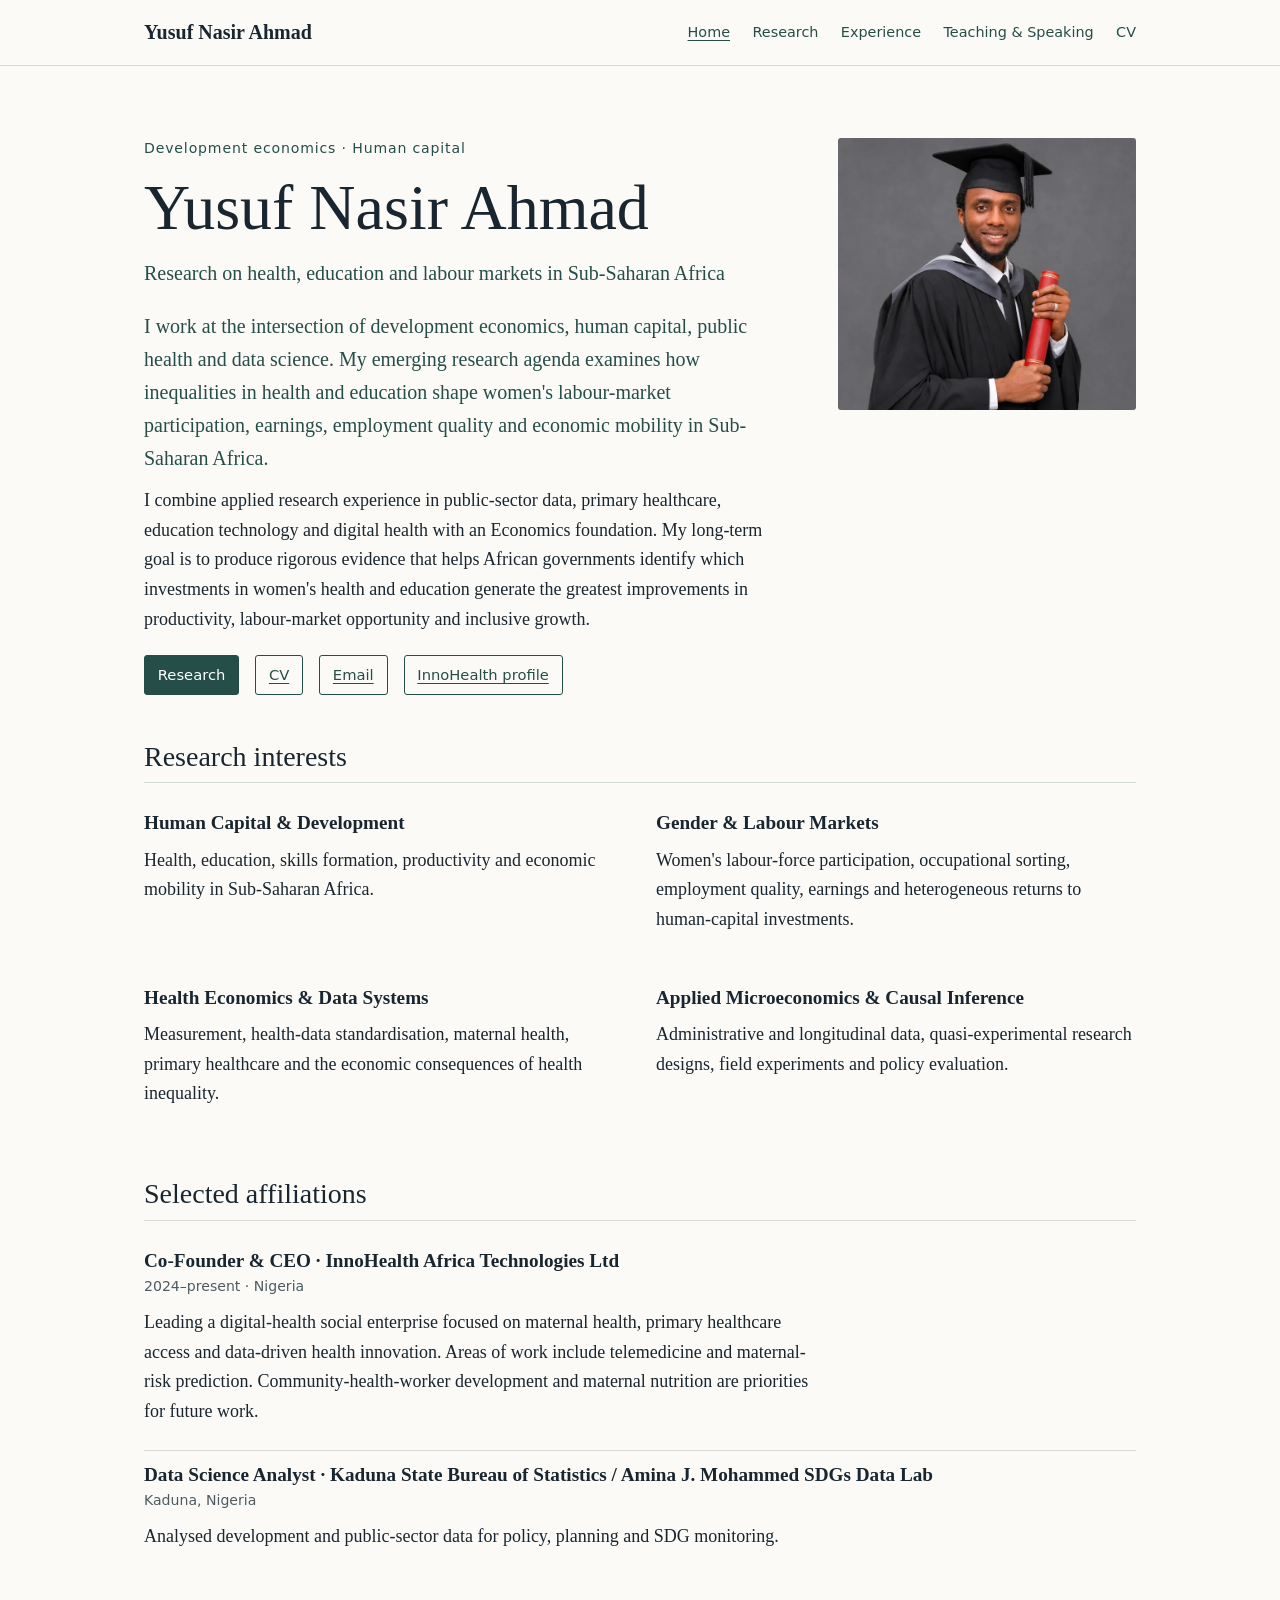
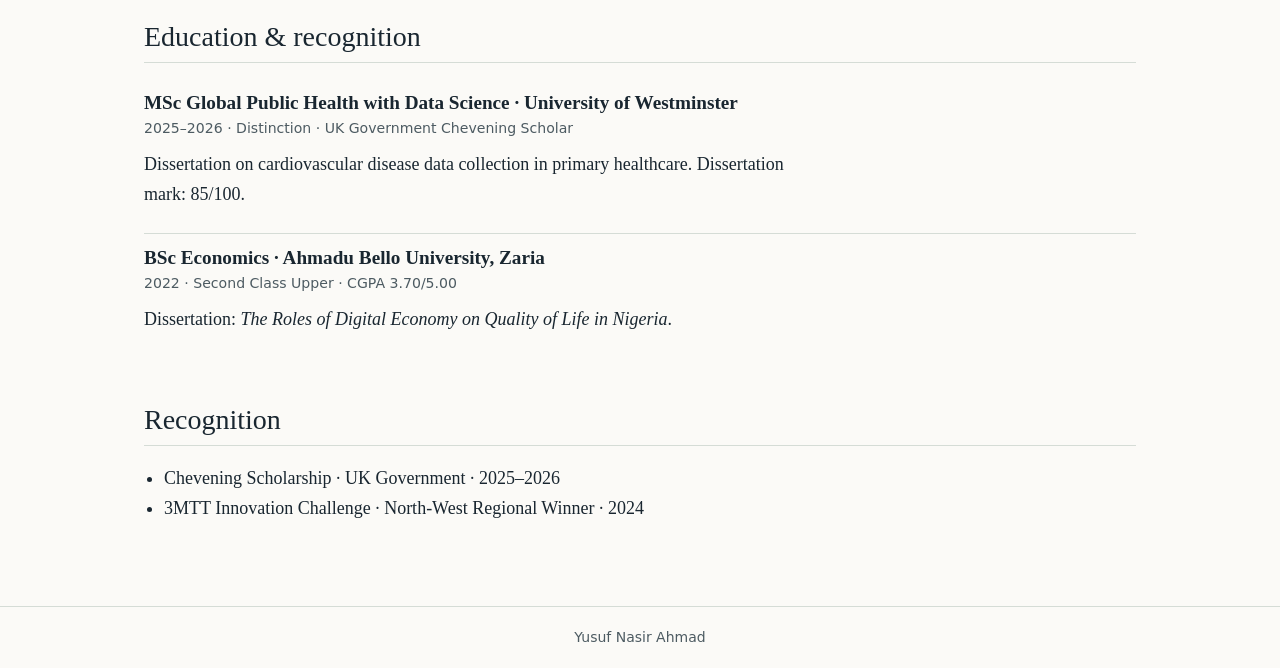
<file: academic/index.html>
<!doctype html>
<html lang="en-GB">
<head>
  <meta charset="utf-8">
  <meta name="viewport" content="width=device-width, initial-scale=1">
  <title>Yusuf Nasir Ahmad | Development Economics &amp; Human Capital</title>
  <meta name="description" content="Development economics, human capital and public health research in Sub-Saharan Africa.">
  <meta property="og:type" content="website">
  <meta property="og:title" content="Yusuf Nasir Ahmad | Development Economics &amp; Human Capital">
  <meta property="og:description" content="Development economics, human capital and public health research in Sub-Saharan Africa.">
  <link rel="icon" type="image/png" href="assets/images/favicon.png">
  <link rel="stylesheet" href="assets/css/style.css">
</head>
<body>
<a class="skip-link" href="#main">Skip to content</a>

<header class="site-header">
  <nav class="nav" aria-label="Primary">
    <a class="brand" href="index.html">Yusuf Nasir Ahmad</a>
    <div class="nav-links">
      <a href="index.html" aria-current="page">Home</a>
      <a href="research.html">Research</a>
      <a href="experience.html">Experience</a>
      <a href="teaching.html">Teaching &amp; Speaking</a>
      <a href="cv.html">CV</a>
    </div>
  </nav>
</header>

<main id="main">
<section class="hero">
  <div>
    <div class="eyebrow">Development economics · Human capital</div>
    <h1>Yusuf Nasir Ahmad</h1>
    <p class="subtitle">Research on health, education and labour markets in Sub-Saharan Africa</p>
    <p class="lead">
      I work at the intersection of development economics, human capital, public health and data science.
      My emerging research agenda examines how inequalities in health and education shape women's labour-market
      participation, earnings, employment quality and economic mobility in Sub-Saharan Africa.
    </p>
    <p>
      I combine applied research experience in public-sector data, primary healthcare, education technology
      and digital health with an Economics foundation. My long-term goal is to produce rigorous evidence that
      helps African governments identify which investments in women's health and education generate the greatest
      improvements in productivity, labour-market opportunity and inclusive growth.
    </p>
    <div class="links">
      <a class="button primary" href="research.html">Research</a>
      <a class="button" href="cv.html">CV</a>
      <a class="button" href="mailto:naseeryusuf07@gmail.com">Email</a>
      <a class="button" href="https://www.linkedin.com/company/innohealthtechnologies">InnoHealth profile</a>
    </div>
  </div>
  <div>
    <img src="assets/images/Yusuf_Nasir_Ahmad_profile.webp" width="720" height="658" fetchpriority="high" alt="Portrait of Yusuf Nasir Ahmad">
  </div>
</section>

<h2>Research interests</h2>
<div class="grid">
  <div class="card"><h3>Human Capital & Development</h3><p>Health, education, skills formation, productivity and economic mobility in Sub-Saharan Africa.</p></div>
  <div class="card"><h3>Gender & Labour Markets</h3><p>Women's labour-force participation, occupational sorting, employment quality, earnings and heterogeneous returns to human-capital investments.</p></div>
  <div class="card"><h3>Health Economics & Data Systems</h3><p>Measurement, health-data standardisation, maternal health, primary healthcare and the economic consequences of health inequality.</p></div>
  <div class="card"><h3>Applied Microeconomics & Causal Inference</h3><p>Administrative and longitudinal data, quasi-experimental research designs, field experiments and policy evaluation.</p></div>
</div>

<h2>Selected affiliations</h2>
<article class="item">
  <h3>Co-Founder & CEO · InnoHealth Africa Technologies Ltd</h3>
  <div class="meta">2024–present · Nigeria</div>
  <p>Leading a digital-health social enterprise focused on maternal health, primary healthcare access and data-driven health innovation. Areas of work include telemedicine and maternal-risk prediction. Community-health-worker development and maternal nutrition are priorities for future work.</p>
</article>
<article class="item">
  <h3>Data Science Analyst · Kaduna State Bureau of Statistics / Amina J. Mohammed SDGs Data Lab</h3>
  <div class="meta">Kaduna, Nigeria</div>
  <p>Analysed development and public-sector data for policy, planning and SDG monitoring.</p>
</article>

<h2>Education & recognition</h2>
<article class="item">
  <h3>MSc Global Public Health with Data Science · University of Westminster</h3>
  <div class="meta">2025–2026 · Distinction · UK Government Chevening Scholar</div>
  <p>Dissertation on cardiovascular disease data collection in primary healthcare. Dissertation mark: 85/100.</p>
</article>
<article class="item">
  <h3>BSc Economics · Ahmadu Bello University, Zaria</h3>
  <div class="meta">2022 · Second Class Upper · CGPA 3.70/5.00</div>
  <p>Dissertation: <em>The Roles of Digital Economy on Quality of Life in Nigeria</em>.</p>
</article>
<h2>Recognition</h2>
<ul class="clean">
  <li>Chevening Scholarship · UK Government · 2025–2026</li>
  <li>3MTT Innovation Challenge · North-West Regional Winner · 2024</li>
</ul>
<!-- TODO: VERIFY the Westminster Student Excellence category and nomination or award status. -->
</main>

<footer>Yusuf Nasir Ahmad</footer>

</body></html>
</file>
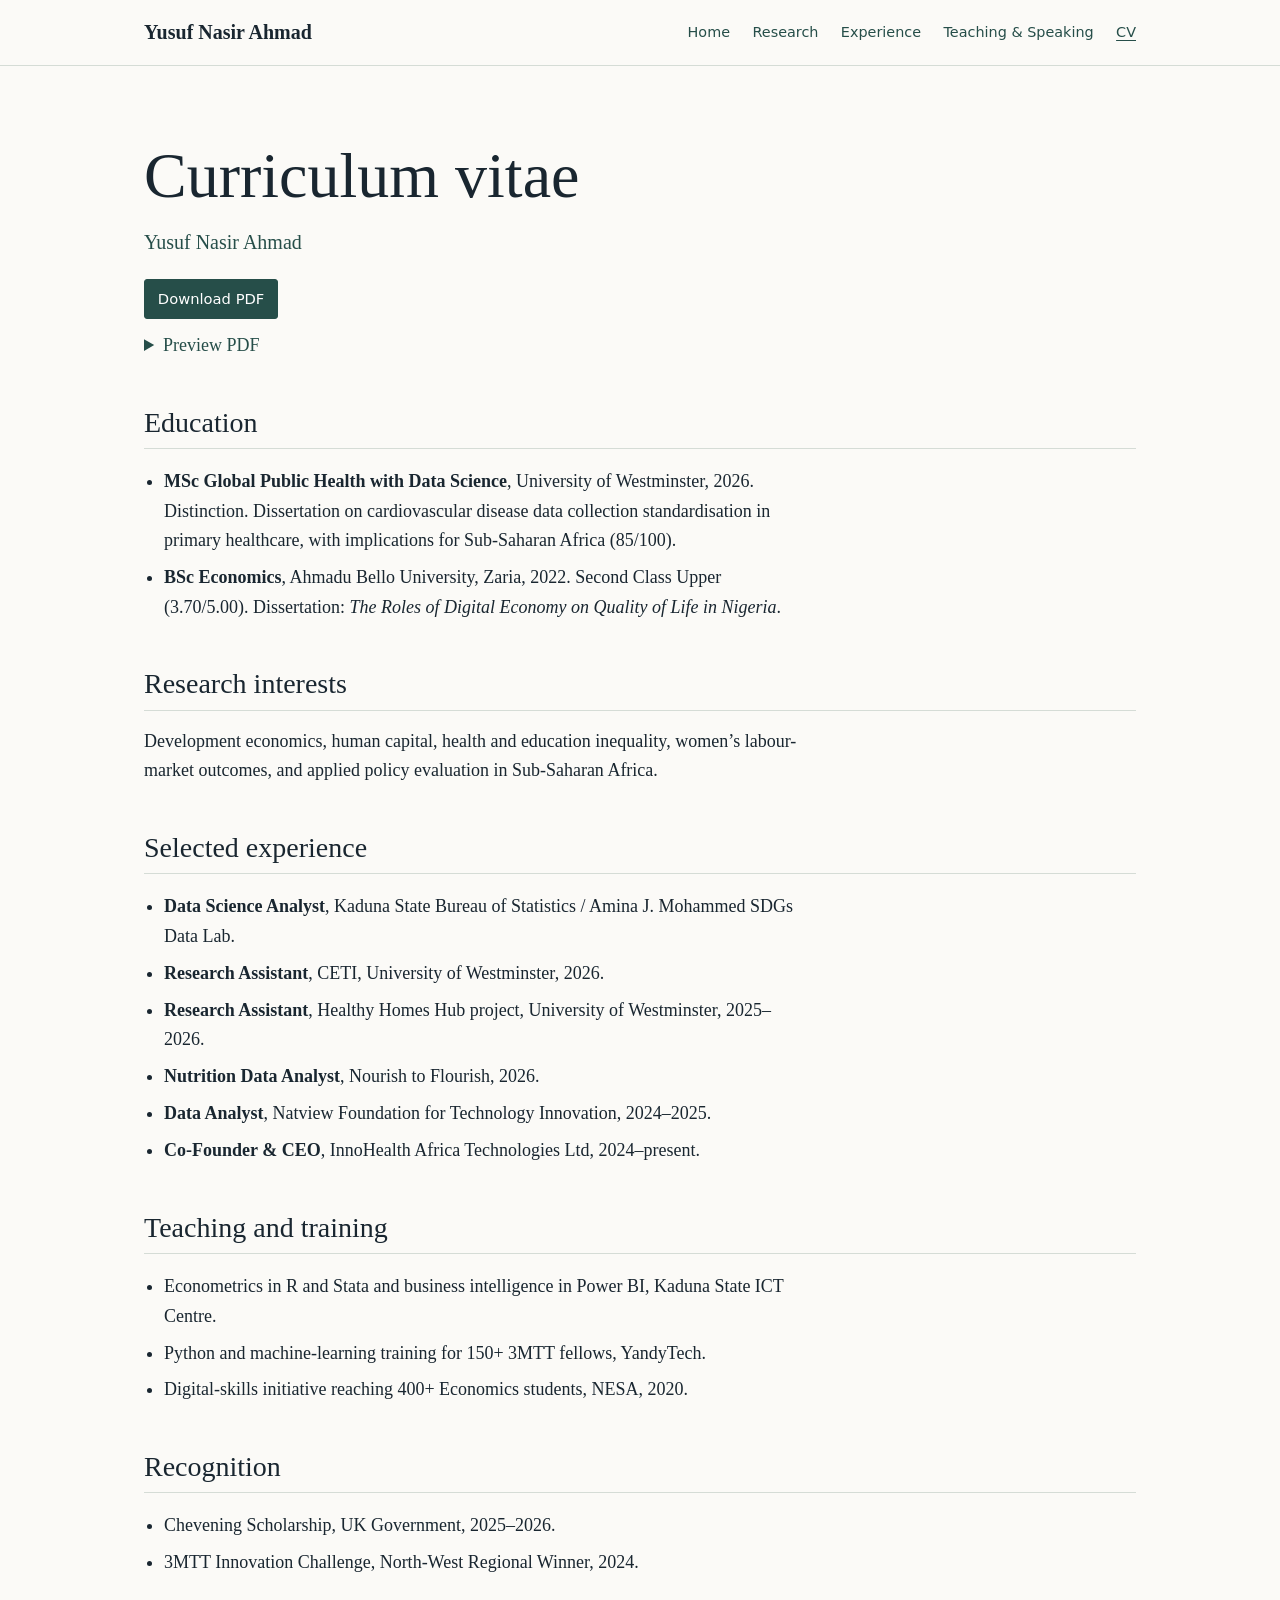
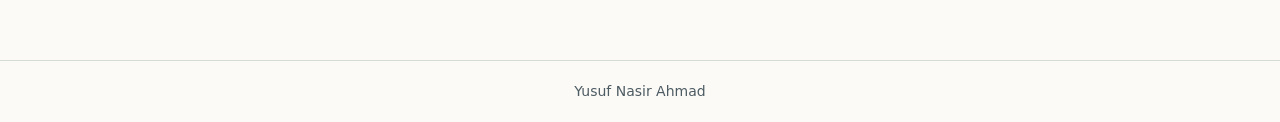
<file: academic/cv.html>
<!doctype html>
<html lang="en-GB">
<head>
  <meta charset="utf-8">
  <meta name="viewport" content="width=device-width, initial-scale=1">
  <title>CV | Yusuf Nasir Ahmad</title>
  <meta name="description" content="Academic CV of Yusuf Nasir Ahmad, including education, research, experience and recognition.">
  <meta property="og:type" content="website">
  <meta property="og:title" content="CV | Yusuf Nasir Ahmad">
  <meta property="og:description" content="Academic CV of Yusuf Nasir Ahmad, including education, research, experience and recognition.">
  <link rel="icon" type="image/png" href="assets/images/favicon.png">
  <link rel="stylesheet" href="assets/css/style.css">
</head>
<body>
<a class="skip-link" href="#main">Skip to content</a>
<header class="site-header">
  <nav class="nav" aria-label="Primary">
    <a class="brand" href="index.html">Yusuf Nasir Ahmad</a>
    <div class="nav-links">
      <a href="index.html">Home</a>
      <a href="research.html">Research</a>
      <a href="experience.html">Experience</a>
      <a href="teaching.html">Teaching &amp; Speaking</a>
      <a href="cv.html" aria-current="page">CV</a>
    </div>
  </nav>
</header>
<main id="main" class="cv-page">
<h1>Curriculum vitae</h1>
<p class="lead">Yusuf Nasir Ahmad</p>
<div class="cv-controls">
  <a class="button primary" href="assets/files/Yusuf_Nasir_Ahmad_Academic_CV.pdf" download>Download PDF</a>
  <details>
    <summary>Preview PDF</summary>
    <object class="cv-preview" data="assets/files/Yusuf_Nasir_Ahmad_Academic_CV.pdf" type="application/pdf" aria-label="Academic CV PDF">
      <p><a href="assets/files/Yusuf_Nasir_Ahmad_Academic_CV.pdf">Open the PDF</a> or read the HTML CV below.</p>
    </object>
  </details>
</div>
<h2>Education</h2>
<ul class="cv-list">
  <li><strong>MSc Global Public Health with Data Science</strong>, University of Westminster, 2026. Distinction. Dissertation on cardiovascular disease data collection standardisation in primary healthcare, with implications for Sub-Saharan Africa (85/100).</li>
  <li><strong>BSc Economics</strong>, Ahmadu Bello University, Zaria, 2022. Second Class Upper (3.70/5.00). Dissertation: <em>The Roles of Digital Economy on Quality of Life in Nigeria</em>.</li>
</ul>
<h2>Research interests</h2>
<p>Development economics, human capital, health and education inequality, women’s labour-market outcomes, and applied policy evaluation in Sub-Saharan Africa.</p>
<h2>Selected experience</h2>
<ul class="cv-list">
  <li><strong>Data Science Analyst</strong>, Kaduna State Bureau of Statistics / Amina J. Mohammed SDGs Data Lab.</li>
  <li><strong>Research Assistant</strong>, CETI, University of Westminster, 2026.</li>
  <li><strong>Research Assistant</strong>, Healthy Homes Hub project, University of Westminster, 2025–2026.</li>
  <li><strong>Nutrition Data Analyst</strong>, Nourish to Flourish, 2026.</li>
  <li><strong>Data Analyst</strong>, Natview Foundation for Technology Innovation, 2024–2025.</li>
  <li><strong>Co-Founder &amp; CEO</strong>, InnoHealth Africa Technologies Ltd, 2024–present.</li>
</ul>
<h2>Teaching and training</h2>
<ul class="cv-list">
  <li>Econometrics in R and Stata and business intelligence in Power BI, Kaduna State ICT Centre.</li>
  <li>Python and machine-learning training for 150+ 3MTT fellows, YandyTech.</li>
  <li>Digital-skills initiative reaching 400+ Economics students, NESA, 2020.</li>
</ul>
<h2>Recognition</h2>
<ul class="cv-list">
  <li>Chevening Scholarship, UK Government, 2025–2026.</li>
  <li>3MTT Innovation Challenge, North-West Regional Winner, 2024.</li>
</ul>
</main>
<footer>Yusuf Nasir Ahmad</footer>
</body>
</html>
</file>
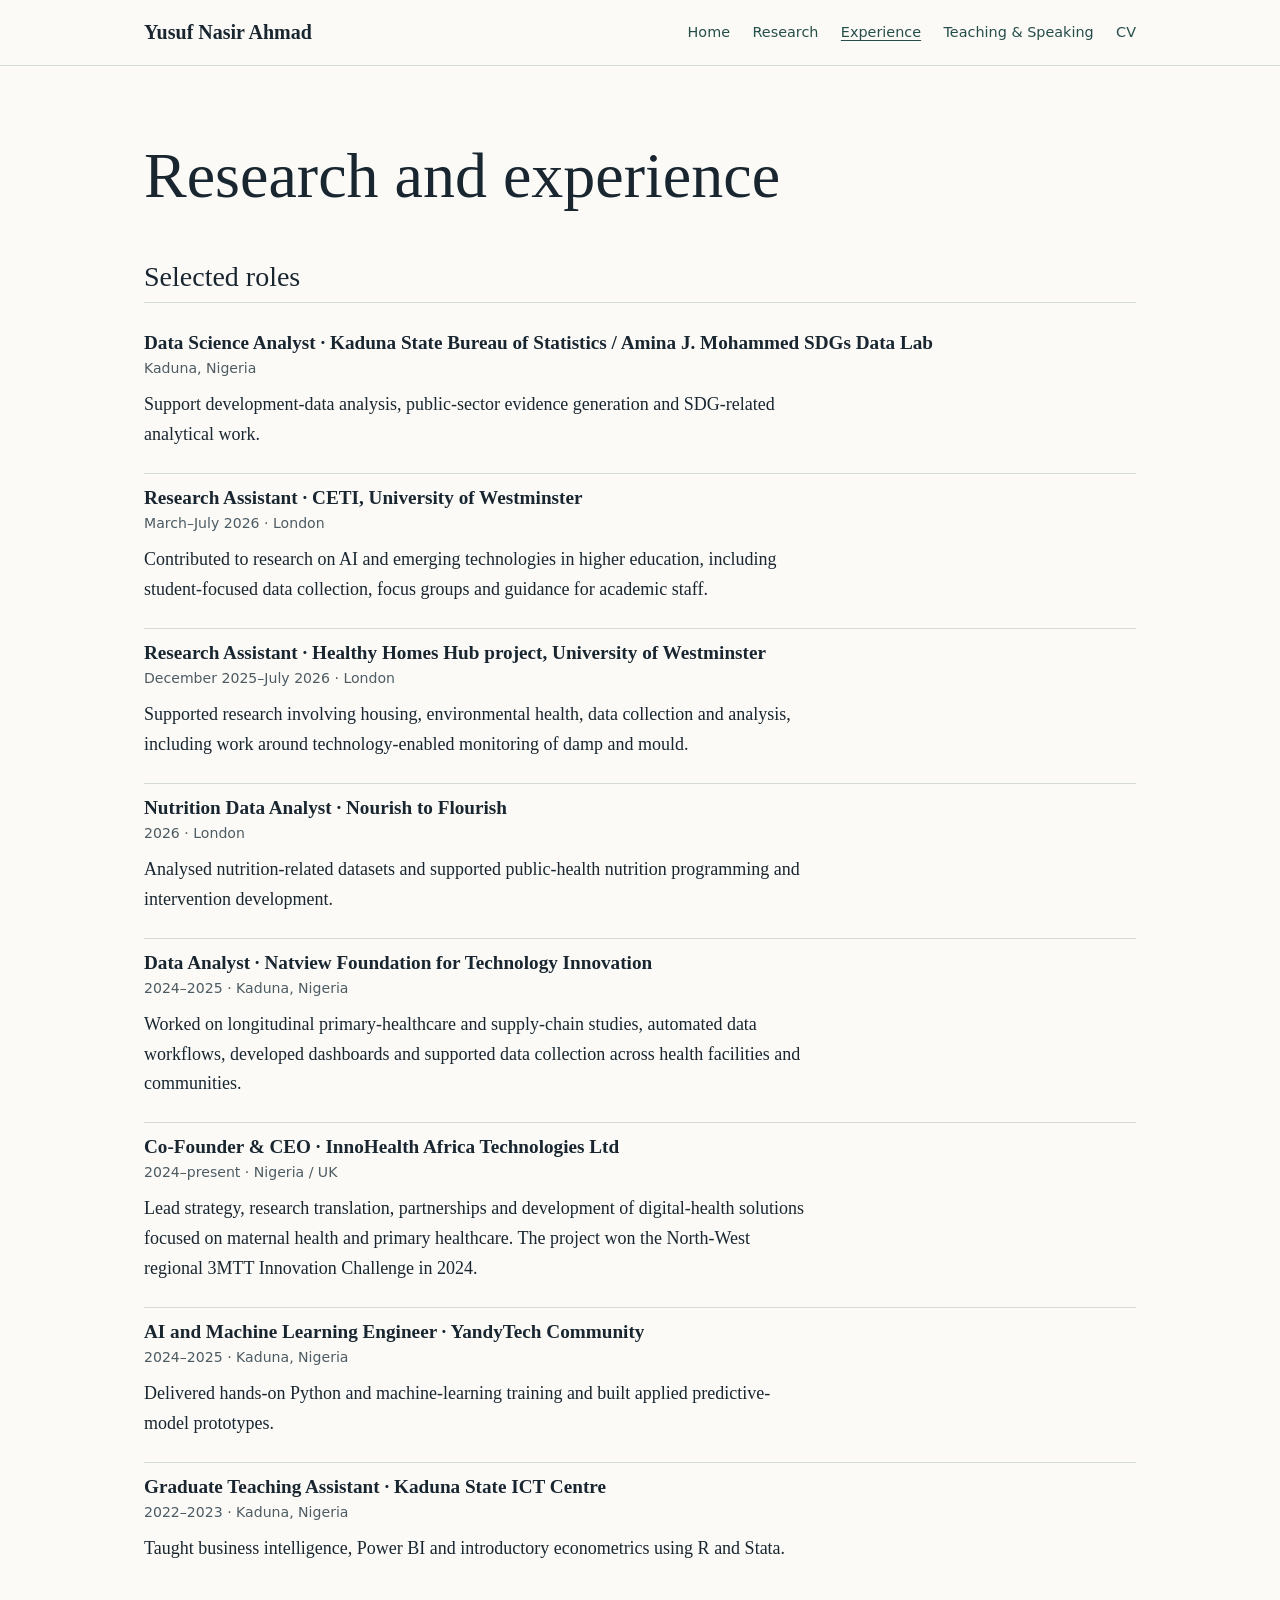
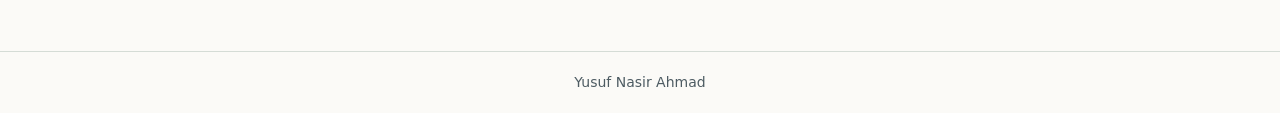
<file: academic/experience.html>
<!doctype html>
<html lang="en-GB">
<head>
  <meta charset="utf-8">
  <meta name="viewport" content="width=device-width, initial-scale=1">
  <title>Experience | Yusuf Nasir Ahmad</title>
  <meta name="description" content="Selected research, public-sector statistics and digital health experience.">
  <meta property="og:type" content="website">
  <meta property="og:title" content="Experience | Yusuf Nasir Ahmad">
  <meta property="og:description" content="Selected research, public-sector statistics and digital health experience.">
  <link rel="icon" type="image/png" href="assets/images/favicon.png">
  <link rel="stylesheet" href="assets/css/style.css">
</head>
<body>
<a class="skip-link" href="#main">Skip to content</a>
<header class="site-header">
  <nav class="nav" aria-label="Primary">
    <a class="brand" href="index.html">Yusuf Nasir Ahmad</a>
    <div class="nav-links">
      <a href="index.html">Home</a>
      <a href="research.html">Research</a>
      <a href="experience.html" aria-current="page">Experience</a>
      <a href="teaching.html">Teaching &amp; Speaking</a>
      <a href="cv.html">CV</a>
    </div>
  </nav>
</header>
<main id="main">
<h1>Research and experience</h1><h2>Selected roles</h2>

<article class="item"><h3>Data Science Analyst · Kaduna State Bureau of Statistics / Amina J. Mohammed SDGs Data Lab</h3><div class="meta">Kaduna, Nigeria</div><p>Support development-data analysis, public-sector evidence generation and SDG-related analytical work.</p></article>

<article class="item"><h3>Research Assistant · CETI, University of Westminster</h3><div class="meta">March–July 2026 · London</div><p>Contributed to research on AI and emerging technologies in higher education, including student-focused data collection, focus groups and guidance for academic staff.</p></article>

<article class="item"><h3>Research Assistant · Healthy Homes Hub project, University of Westminster</h3><div class="meta">December 2025–July 2026 · London</div><p>Supported research involving housing, environmental health, data collection and analysis, including work around technology-enabled monitoring of damp and mould.</p></article>

<article class="item"><h3>Nutrition Data Analyst · Nourish to Flourish</h3><div class="meta">2026 · London</div><p>Analysed nutrition-related datasets and supported public-health nutrition programming and intervention development.</p></article>

<article class="item"><h3>Data Analyst · Natview Foundation for Technology Innovation</h3><div class="meta">2024–2025 · Kaduna, Nigeria</div><p>Worked on longitudinal primary-healthcare and supply-chain studies, automated data workflows, developed dashboards and supported data collection across health facilities and communities.</p></article>

<article class="item"><h3>Co-Founder & CEO · InnoHealth Africa Technologies Ltd</h3><div class="meta">2024–present · Nigeria / UK</div><p>Lead strategy, research translation, partnerships and development of digital-health solutions focused on maternal health and primary healthcare. The project won the North-West regional 3MTT Innovation Challenge in 2024.</p></article>

<article class="item"><h3>AI and Machine Learning Engineer · YandyTech Community</h3><div class="meta">2024–2025 · Kaduna, Nigeria</div><p>Delivered hands-on Python and machine-learning training and built applied predictive-model prototypes.</p></article>

<article class="item"><h3>Graduate Teaching Assistant · Kaduna State ICT Centre</h3><div class="meta">2022–2023 · Kaduna, Nigeria</div><p>Taught business intelligence, Power BI and introductory econometrics using R and Stata.</p></article>
<!-- TODO: VERIFY Kaduna role dates and CETI full name and any dual title. -->
</main>
<footer>Yusuf Nasir Ahmad</footer>
</body></html>
</file>
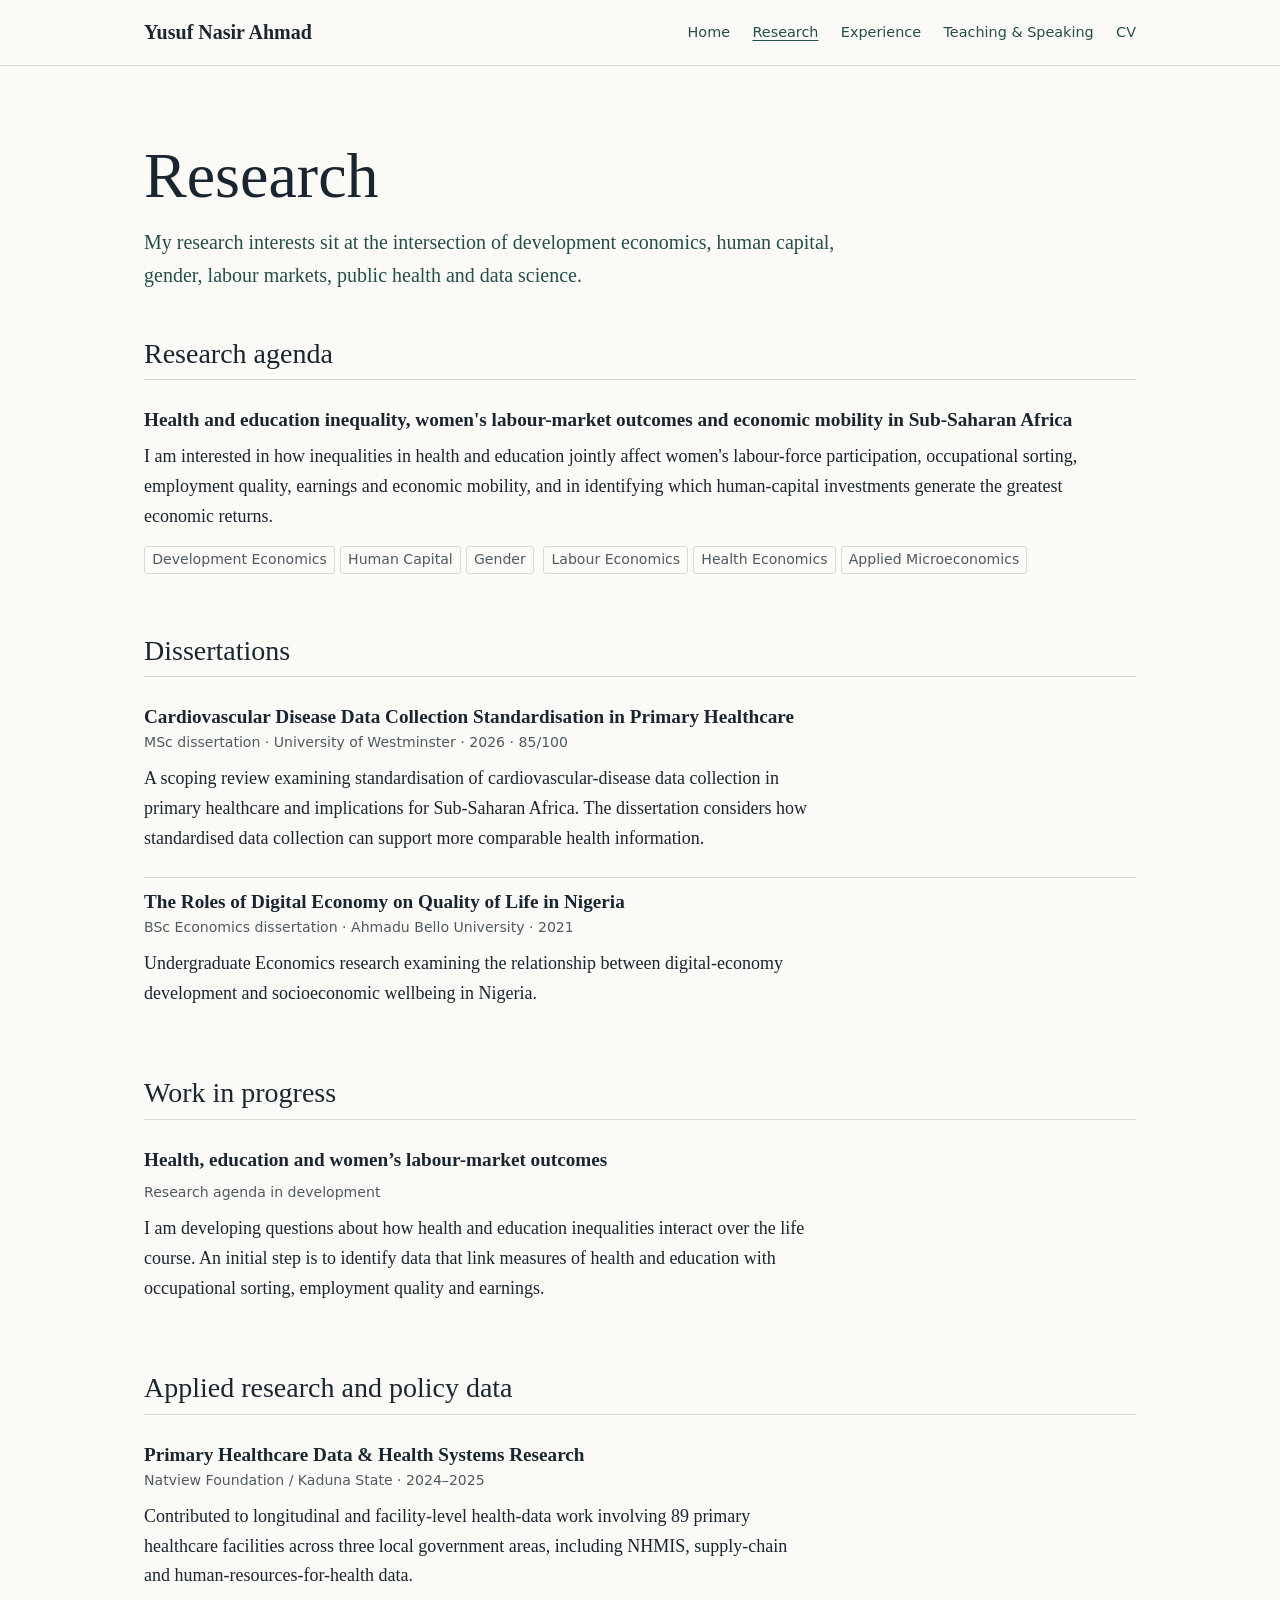
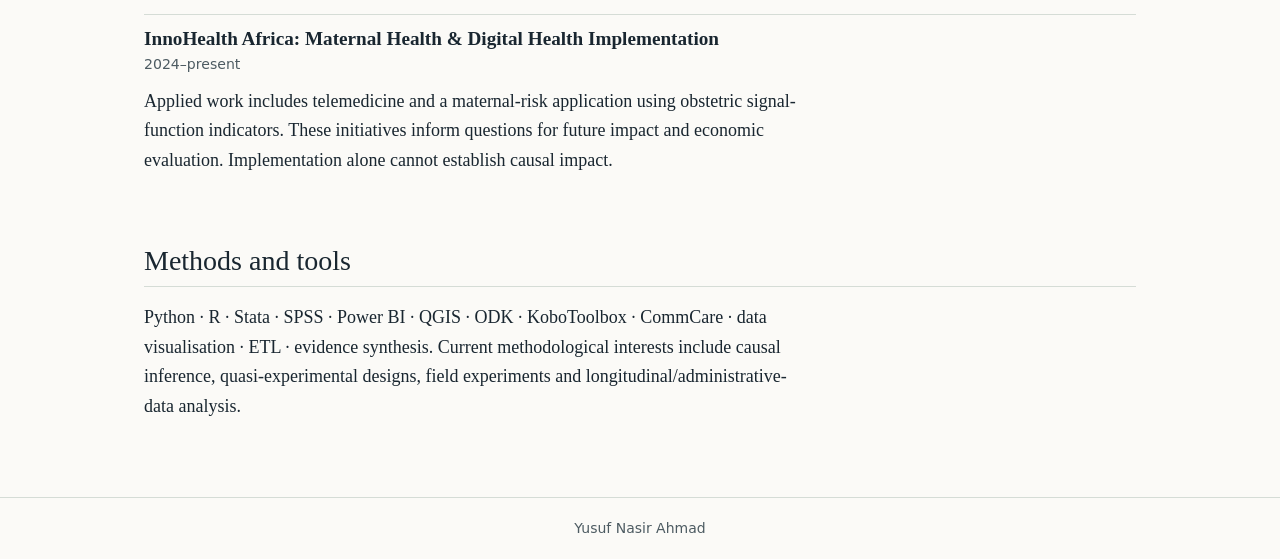
<file: academic/research.html>
<!doctype html>
<html lang="en-GB">
<head>
  <meta charset="utf-8">
  <meta name="viewport" content="width=device-width, initial-scale=1">
  <title>Research | Yusuf Nasir Ahmad</title>
  <meta name="description" content="Research on health, education and women’s labour-market outcomes, with selected dissertations and applied data projects.">
  <meta property="og:type" content="website">
  <meta property="og:title" content="Research | Yusuf Nasir Ahmad">
  <meta property="og:description" content="Research on health, education and women’s labour-market outcomes, with selected dissertations and applied data projects.">
  <link rel="icon" type="image/png" href="assets/images/favicon.png">
  <link rel="stylesheet" href="assets/css/style.css">
</head>
<body>
<a class="skip-link" href="#main">Skip to content</a>
<header class="site-header">
  <nav class="nav" aria-label="Primary">
    <a class="brand" href="index.html">Yusuf Nasir Ahmad</a>
    <div class="nav-links">
      <a href="index.html">Home</a>
      <a href="research.html" aria-current="page">Research</a>
      <a href="experience.html">Experience</a>
      <a href="teaching.html">Teaching &amp; Speaking</a>
      <a href="cv.html">CV</a>
    </div>
  </nav>
</header>
<main id="main">
<h1>Research</h1>
<p class="lead">My research interests sit at the intersection of development economics, human capital, gender, labour markets, public health and data science.</p>

<h2>Research agenda</h2>
<div class="card">
<h3>Health and education inequality, women's labour-market outcomes and economic mobility in Sub-Saharan Africa</h3>
<p>I am interested in how inequalities in health and education jointly affect women's labour-force participation, occupational sorting, employment quality, earnings and economic mobility, and in identifying which human-capital investments generate the greatest economic returns.</p>
<div>
<span class="tag">Development Economics</span><span class="tag">Human Capital</span><span class="tag">Gender</span>
<span class="tag">Labour Economics</span><span class="tag">Health Economics</span><span class="tag">Applied Microeconomics</span>
</div>
</div>

<h2>Dissertations</h2>
<article class="item">
<h3>Cardiovascular Disease Data Collection Standardisation in Primary Healthcare</h3>
<div class="meta">MSc dissertation · University of Westminster · 2026 · 85/100</div>
<p>A scoping review examining standardisation of cardiovascular-disease data collection in primary healthcare and implications for Sub-Saharan Africa. The dissertation considers how standardised data collection can support more comparable health information.</p>
</article>

<article class="item">
<h3>The Roles of Digital Economy on Quality of Life in Nigeria</h3>
<div class="meta">BSc Economics dissertation · Ahmadu Bello University · 2021</div>
<p>Undergraduate Economics research examining the relationship between digital-economy development and socioeconomic wellbeing in Nigeria.</p>
</article>

<h2>Work in progress</h2>
<article class="item">
<h3>Health, education and women’s labour-market outcomes</h3>
<p class="meta">Research agenda in development</p>
<p>I am developing questions about how health and education inequalities interact over the life course. An initial step is to identify data that link measures of health and education with occupational sorting, employment quality and earnings.</p>
</article>
<h2>Applied research and policy data</h2>
<article class="item">
<h3>Primary Healthcare Data & Health Systems Research</h3>
<div class="meta">Natview Foundation / Kaduna State · 2024–2025</div>
<p>Contributed to longitudinal and facility-level health-data work involving 89 primary healthcare facilities across three local government areas, including NHMIS, supply-chain and human-resources-for-health data.</p>
</article>

<article class="item">
<h3>InnoHealth Africa: Maternal Health & Digital Health Implementation</h3>
<div class="meta">2024–present</div>
<p>Applied work includes telemedicine and a maternal-risk application using obstetric signal-function indicators. These initiatives inform questions for future impact and economic evaluation. Implementation alone cannot establish causal impact.</p>
</article>

<h2>Methods and tools</h2>
<p>Python · R · Stata · SPSS · Power BI · QGIS · ODK · KoboToolbox · CommCare · data visualisation · ETL · evidence synthesis. Current methodological interests include causal inference, quasi-experimental designs, field experiments and longitudinal/administrative-data analysis.</p>
</main>
<footer>Yusuf Nasir Ahmad</footer>
</body></html>
</file>
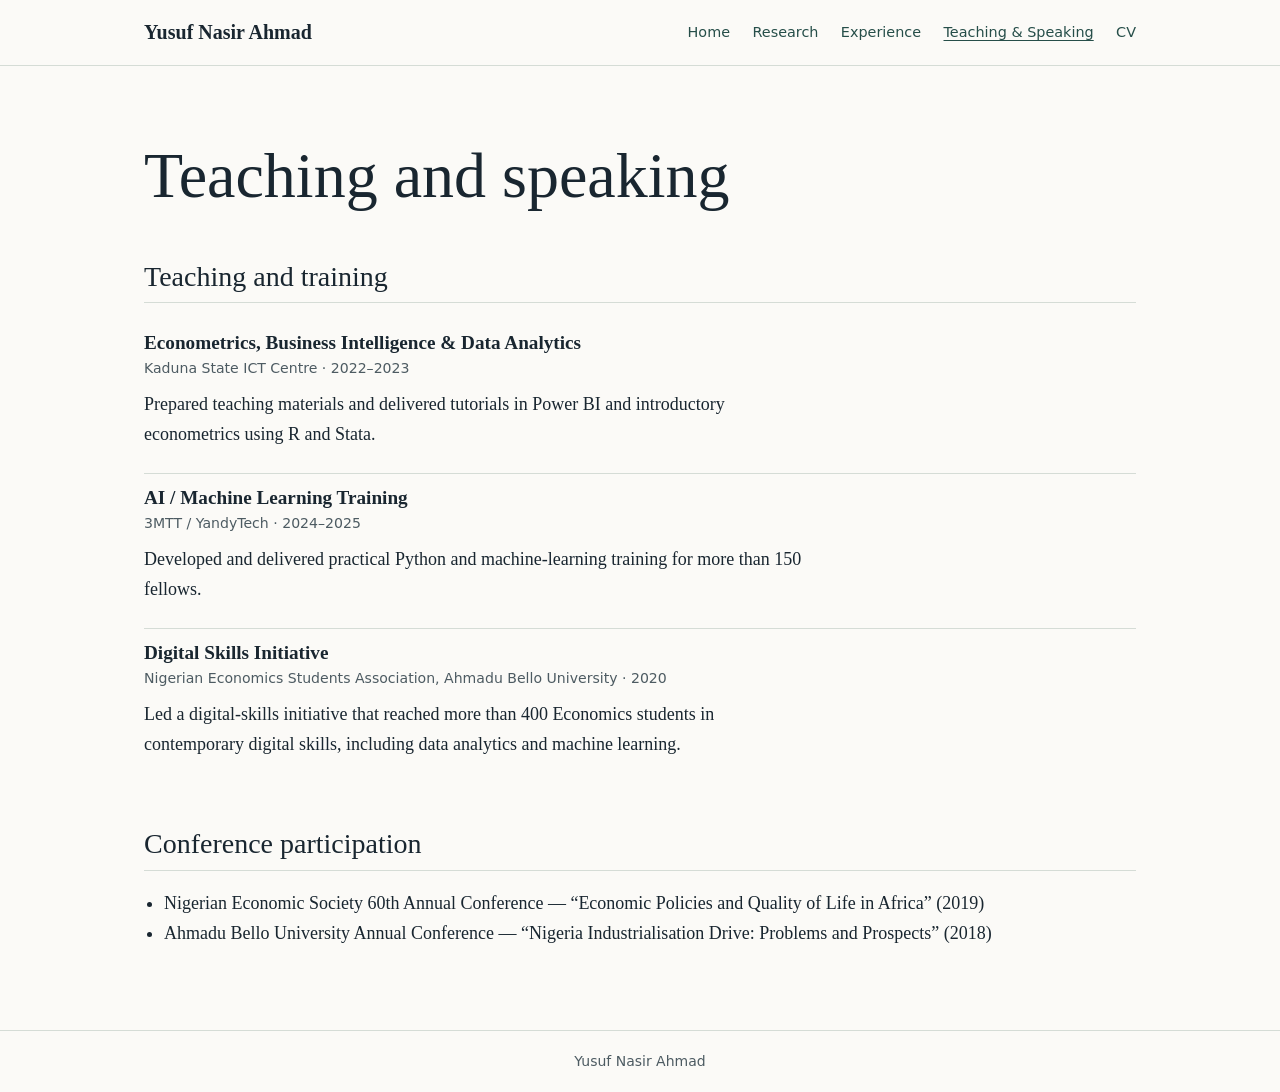
<file: academic/teaching.html>
<!doctype html>
<html lang="en-GB">
<head>
  <meta charset="utf-8">
  <meta name="viewport" content="width=device-width, initial-scale=1">
  <title>Teaching &amp; Speaking | Yusuf Nasir Ahmad</title>
  <meta name="description" content="Teaching in econometrics, business intelligence and machine learning, and academic conference participation.">
  <meta property="og:type" content="website">
  <meta property="og:title" content="Teaching &amp; Speaking | Yusuf Nasir Ahmad">
  <meta property="og:description" content="Teaching in econometrics, business intelligence and machine learning, and academic conference participation.">
  <link rel="icon" type="image/png" href="assets/images/favicon.png">
  <link rel="stylesheet" href="assets/css/style.css">
</head>
<body>
<a class="skip-link" href="#main">Skip to content</a>
<header class="site-header">
  <nav class="nav" aria-label="Primary">
    <a class="brand" href="index.html">Yusuf Nasir Ahmad</a>
    <div class="nav-links">
      <a href="index.html">Home</a>
      <a href="research.html">Research</a>
      <a href="experience.html">Experience</a>
      <a href="teaching.html" aria-current="page">Teaching &amp; Speaking</a>
      <a href="cv.html">CV</a>
    </div>
  </nav>
</header>
<main id="main">
<h1>Teaching and speaking</h1><h2>Teaching and training</h2>

<article class="item"><h3>Econometrics, Business Intelligence & Data Analytics</h3><div class="meta">Kaduna State ICT Centre · 2022–2023</div><p>Prepared teaching materials and delivered tutorials in Power BI and introductory econometrics using R and Stata.</p></article>

<article class="item"><h3>AI / Machine Learning Training</h3><div class="meta">3MTT / YandyTech · 2024–2025</div><p>Developed and delivered practical Python and machine-learning training for more than 150 fellows.</p></article>

<article class="item"><h3>Digital Skills Initiative</h3><div class="meta">Nigerian Economics Students Association, Ahmadu Bello University · 2020</div><p>Led a digital-skills initiative that reached more than 400 Economics students in contemporary digital skills, including data analytics and machine learning.</p></article>

<!-- TODO: VERIFY webinar titles, dates and exact roles before adding public talks. -->

<h2>Conference participation</h2>
<ul class="clean">
<li>Nigerian Economic Society 60th Annual Conference — “Economic Policies and Quality of Life in Africa” (2019)</li>
<li>Ahmadu Bello University Annual Conference — “Nigeria Industrialisation Drive: Problems and Prospects” (2018)</li>
</ul>
</main>
<footer>Yusuf Nasir Ahmad</footer>
</body></html>
</file>
<file: academic/assets/css/style.css>
:root {
  --ink: #192630;
  --muted: #4d5b62;
  --accent: #264e49;
  --paper: #fbfaf7;
  --line: #d5dcd6;
  --max: 1040px;
  --sans: system-ui, sans-serif;
}
* { box-sizing: border-box; }
body { margin: 0; background: var(--paper); color: var(--ink); font: 1.125rem/1.65 Georgia, serif; }
a { color: var(--accent); text-underline-offset: .23em; }
a:focus-visible, summary:focus-visible { outline: 2px solid var(--accent); outline-offset: 4px; }
.skip-link { position: absolute; top: .5rem; left: .5rem; padding: .5rem; background: white; transform: translateY(-160%); }
.skip-link:focus { transform: none; }
.site-header, footer { border-bottom: 1px solid var(--line); }
.nav { max-width: var(--max); margin: auto; padding: 1rem 1.5rem; display: flex; align-items: center; justify-content: space-between; gap: 1rem 2rem; flex-wrap: wrap; }
.brand { font-weight: bold; font-size: 1.25rem; color: var(--ink); }
.nav-links { display: flex; flex-wrap: wrap; gap: .5rem 1.4rem; font: .9rem/1.4 var(--sans); }
.nav a { text-decoration: none; }
.nav-links a { padding-block: .35rem; }
.nav a:hover, .nav a[aria-current] { text-decoration: underline; }
main { max-width: var(--max); margin: auto; padding: clamp(2rem, 6vw, 4.5rem) 1.5rem 4rem; }
main > p, .item p, .cv-list { max-width: 74ch; }
.hero { display: grid; grid-template-columns: minmax(0, 1fr) minmax(240px, 30%); gap: clamp(1.5rem, 5vw, 4rem); align-items: start; }
.hero img { width: 100%; height: auto; display: block; border-radius: 3px; }
.eyebrow, .meta, .tag { font: .88rem/1.5 var(--sans); color: var(--muted); }
.eyebrow { color: var(--accent); letter-spacing: .06em; margin-bottom: .65rem; }
h1, h2, h3 { line-height: 1.2; }
h1 { font-size: clamp(2.3rem, 6vw, 4rem); font-weight: 500; margin: 0; }
h2 { font-size: 1.75rem; font-weight: 500; margin: 2.8rem 0 1rem; border-bottom: 1px solid var(--line); padding-bottom: .55rem; }
h3 { font-size: 1.2rem; margin: 0 0 .25rem; }
p { margin: .7rem 0; }
.subtitle, .lead { font-size: 1.25rem; color: var(--accent); }
.subtitle { margin: .65rem 0 1.25rem; }
.links { display: flex; flex-wrap: wrap; align-items: center; gap: .75rem 1rem; margin-top: 1.3rem; }
.button { display: inline-block; padding: .5rem .8rem; border: 1px solid var(--accent); border-radius: 3px; font: .92rem/1.5 var(--sans); }
.button.primary { background: var(--accent); color: white; text-decoration: none; }
.button.primary:hover { text-decoration: underline; }
.grid { display: grid; grid-template-columns: repeat(2,minmax(0,1fr)); gap: 1rem 2rem; }
.card, .item { padding-block: .75rem; }
.item + .item { border-top: 1px solid var(--line); }
.tag { display: inline-block; border: 1px solid var(--line); border-radius: 3px; padding: .15rem .45rem; margin: .2rem .3rem .2rem 0; }
.clean, .cv-list { padding-left: 1.25rem; }
.cv-list li { margin-bottom: .45rem; }
.cv-controls { margin: 1.25rem 0; }
.cv-controls details { margin-top: .75rem; }
summary { cursor: pointer; color: var(--accent); }
.cv-preview { display: block; width: 100%; height: 70vh; border: 1px solid var(--line); }
footer { border: 0; border-top: 1px solid var(--line); padding: 1.25rem 1.5rem; text-align: center; color: var(--muted); font: .875rem/1.5 var(--sans); }
@media (max-width: 680px) {
  .hero, .grid { grid-template-columns: 1fr; }
  .hero img { max-width: 270px; }
}
@media print {
  .site-header, footer, .skip-link, .cv-controls, .links { display: none; }
  body { background: white; color: black; font-size: 11pt; }
  main { padding: 0; }
  h2, h3 { break-after: avoid; }
  .item, li { break-inside: avoid; }
}
</file>
